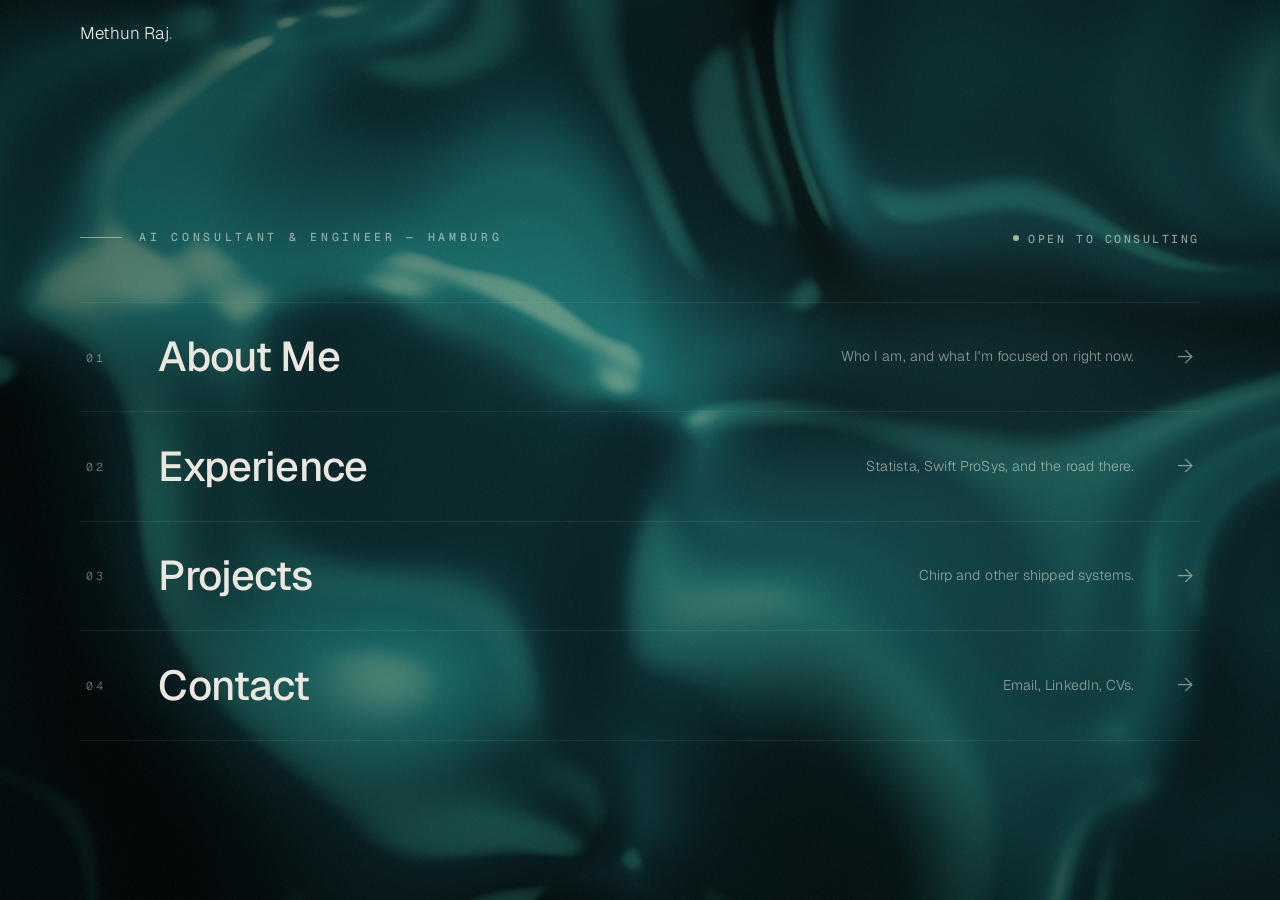
<file: index.html>
<!doctype html>
<html lang="en">
<head>
<meta charset="utf-8">
<meta name="viewport" content="width=device-width, initial-scale=1">
<meta name="theme-color" content="#070B14">
<title>Methun Raj — AI Consultant &amp; Engineer</title>
<meta name="description" content="Methun Raj — AI Consultant and Engineer in Hamburg. Production LLM systems, retrieval pipelines, and AI automation taken the last mile.">
<link rel="icon" type="image/svg+xml" href="assets/favicon.svg">
<meta property="og:type" content="website">
<meta property="og:title" content="Methun Raj — AI Consultant &amp; Engineer">
<meta property="og:description" content="Methun Raj — AI Consultant and Engineer in Hamburg. Production LLM systems, retrieval pipelines, and AI automation taken the last mile.">
<meta property="og:site_name" content="Methun Raj">
<meta name="twitter:card" content="summary_large_image">
<meta name="twitter:title" content="Methun Raj — AI Consultant &amp; Engineer">
<meta name="twitter:description" content="Methun Raj — AI Consultant and Engineer in Hamburg. Production LLM systems, retrieval pipelines, and AI automation taken the last mile.">
<link rel="canonical" href="https://methunraj.is-a.dev/">
<meta property="og:url" content="https://methunraj.is-a.dev/">
<meta property="og:image" content="https://methunraj.is-a.dev/assets/og/card.png">
<meta name="twitter:image" content="https://methunraj.is-a.dev/assets/og/card.png">
<link rel="preconnect" href="https://fonts.googleapis.com">
<link rel="preconnect" href="https://fonts.gstatic.com" crossorigin>
<link href="https://fonts.googleapis.com/css2?family=Geist+Mono:wght@400;500&family=Geist:wght@300;400;500;600&display=swap" rel="stylesheet">
<link rel="stylesheet" href="css/styles.css?v=8">
<script type="application/ld+json">
{"@context":"https://schema.org","@type":"Person","name":"Methun Raj",
 "jobTitle":"AI Consultant & Engineer",
 "address":{"@type":"PostalAddress","addressLocality":"Hamburg","addressCountry":"DE"},
 "url":"https://methunraj.is-a.dev/",
 "sameAs":["https://www.linkedin.com/in/methun-raj-0335b617b"]}
</script>
</head>
<body>
<a class="skip-link" href="#main">Skip to content</a>

<header class="site-head" id="site-head">
  <nav class="nav container" aria-label="Primary">
    <a class="brand" href="/">Methun Raj<span>.</span></a>
    <div class="nav-links">
      <a href="about" data-nav>About</a>
      <a href="experience" data-nav>Experience</a>
      <a href="projects" data-nav>Projects</a>
      <a href="contact" data-nav>Contact</a>
    </div>
  </nav>
</header>

<main id="main">
  <section class="hero">
    <div class="ripple-wrap" id="ripple-wrap">
      <!-- Canvas UI (Ripple, vanilla): hidden source buffer + WebGL overlay.
           Content below is plain DOM and stays fully selectable & clickable. -->
      <canvas id="ripple-source" layoutsubtree="true" style="display:none" aria-hidden="true"></canvas>
      <div id="ripple-content">
        <div class="hero-inner">
          <h1 class="sr-only">Methun Raj — AI Consultant and Engineer, Hamburg</h1>
          <p class="kicker hero-kicker">AI Consultant &amp; Engineer — Hamburg
            <a class="k-avail" href="contact">Open to consulting</a>
          </p>
          <nav class="index-list" aria-label="Site index">
            <a class="index-row" href="about">
              <span class="i-idx">01</span>
              <span class="i-title">About Me</span>
              <span class="i-note">Who I am, and what I'm focused on right now.</span>
              <span class="i-arrow" aria-hidden="true">&rarr;</span>
            </a>
            <a class="index-row" href="experience">
              <span class="i-idx">02</span>
              <span class="i-title">Experience</span>
              <span class="i-note">Statista, Swift ProSys, and the road there.</span>
              <span class="i-arrow" aria-hidden="true">&rarr;</span>
            </a>
            <a class="index-row" href="projects">
              <span class="i-idx">03</span>
              <span class="i-title">Projects</span>
              <span class="i-note">Chirp and other shipped systems.</span>
              <span class="i-arrow" aria-hidden="true">&rarr;</span>
            </a>
            <a class="index-row" href="contact">
              <span class="i-idx">04</span>
              <span class="i-title">Contact</span>
              <span class="i-note">Email, LinkedIn, CVs.</span>
              <span class="i-arrow" aria-hidden="true">&rarr;</span>
            </a>
          </nav>
        </div>
      </div>
      <canvas id="ripple-output" aria-hidden="true"></canvas>
    </div>
  </section>
</main>


<script src="js/water.js?v=2"></script>
<script src="js/ripple.js?v=2"></script>
<script src="js/dither.js?v=3"></script>
<script src="js/site.js?v=3"></script>
</body>
</html>
</file>
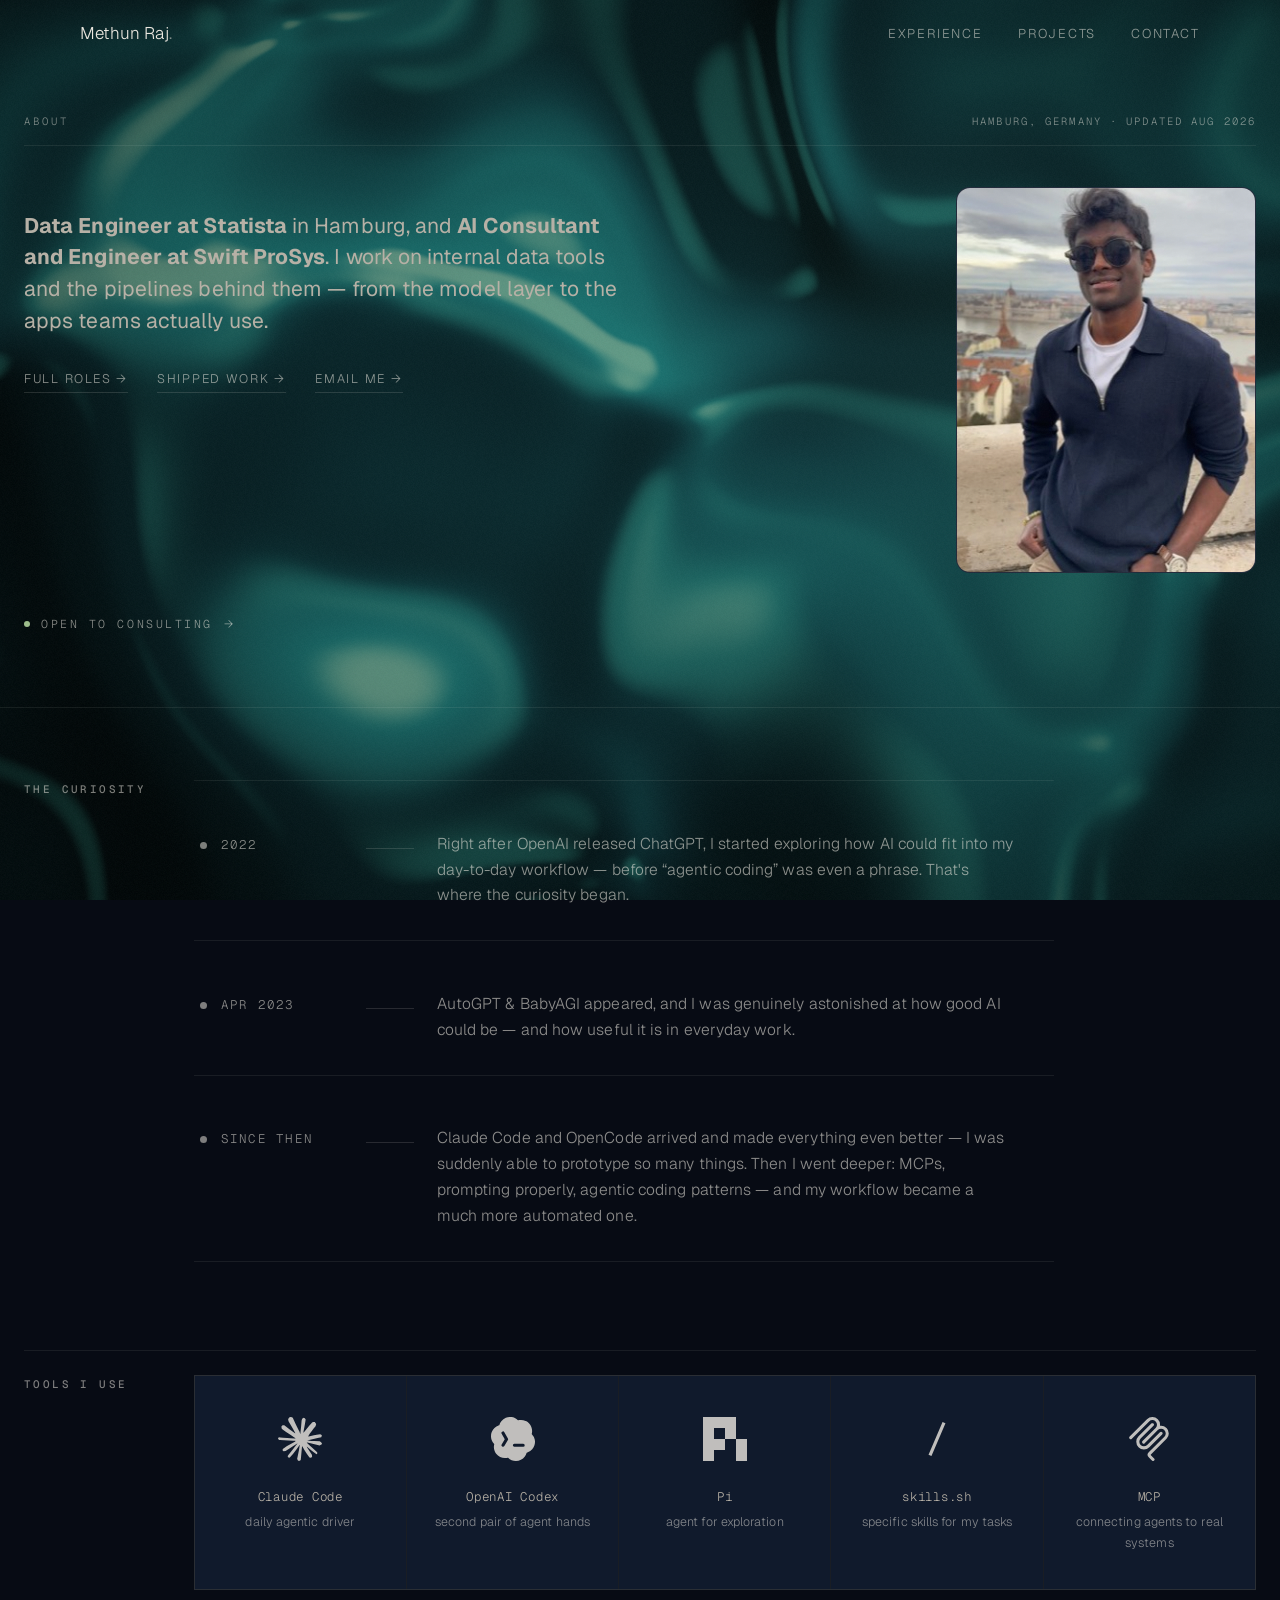
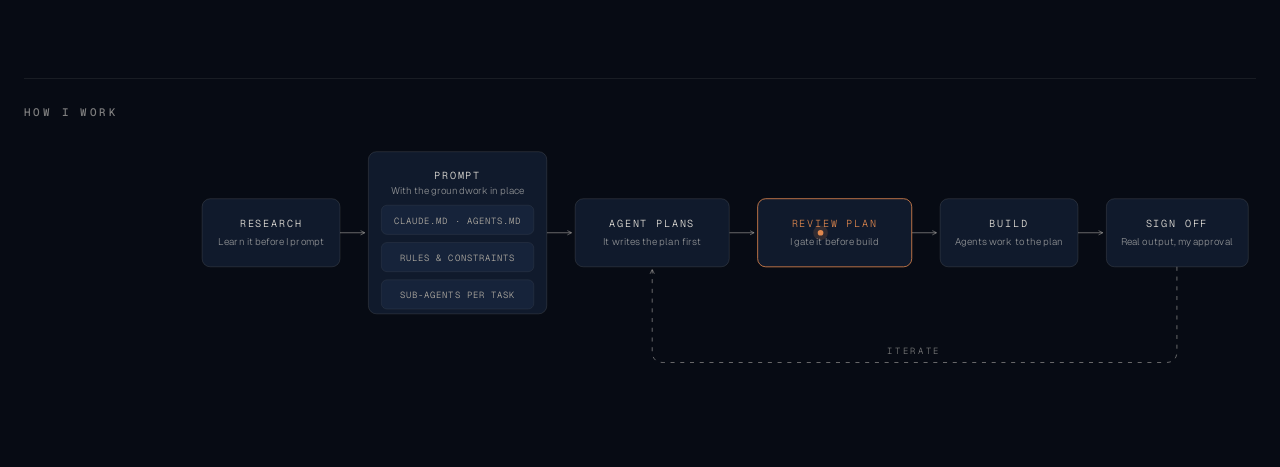
<file: about.html>
<!doctype html>
<html lang="en">
<head>
<meta charset="utf-8">
<meta name="viewport" content="width=device-width, initial-scale=1">
<meta name="theme-color" content="#070B14">
<title>About — Methun Raj</title>
<meta name="description" content="About Methun Raj — Data Engineer at Statista, AI Consultant and Engineer at Swift ProSys.">
<link rel="icon" type="image/svg+xml" href="assets/favicon.svg">
<meta property="og:type" content="website">
<meta property="og:title" content="About — Methun Raj">
<meta property="og:description" content="About Methun Raj — Data Engineer at Statista, AI Consultant and Engineer at Swift ProSys.">
<meta property="og:site_name" content="Methun Raj">
<meta name="twitter:card" content="summary_large_image">
<meta name="twitter:title" content="About — Methun Raj">
<meta name="twitter:description" content="About Methun Raj — Data Engineer at Statista, AI Consultant and Engineer at Swift ProSys.">
<link rel="canonical" href="https://methunraj.is-a.dev/about">
<meta property="og:url" content="https://methunraj.is-a.dev/about">
<meta property="og:image" content="https://methunraj.is-a.dev/assets/og/card.png">
<meta name="twitter:image" content="https://methunraj.is-a.dev/assets/og/card.png">
<link rel="preconnect" href="https://fonts.googleapis.com">
<link rel="preconnect" href="https://fonts.gstatic.com" crossorigin>
<link href="https://fonts.googleapis.com/css2?family=Geist+Mono:wght@400;500&family=Geist:wght@300;400;500;600&display=swap" rel="stylesheet">
<link rel="stylesheet" href="css/styles.css?v=8">
</head>
<body>
<a class="skip-link" href="#main">Skip to content</a>

<header class="site-head" id="site-head">
  <nav class="nav container" aria-label="Primary">
    <a class="brand" href="/">Methun Raj<span>.</span></a>
    <div class="nav-links">
      <a href="about" data-nav>About</a>
      <a href="experience" data-nav>Experience</a>
      <a href="projects" data-nav>Projects</a>
      <a href="contact" data-nav>Contact</a>
    </div>
  </nav>
</header>

<main id="main">
  <section class="section">
    <div class="pd-wrap">
      <p class="pd-eyebrow reveal">
        <span>About</span>
        <span class="pd-pos">Hamburg, Germany · Updated Aug 2026</span>
      </p>

      <div class="pd-hero">
        <div class="reveal">
          <h1 class="sr-only">About Methun Raj</h1>
          <p class="pd-tagline pd-tagline--wide"><strong>Data Engineer at Statista</strong> in Hamburg, and
          <strong>AI Consultant and Engineer at Swift ProSys</strong>. I work on internal data
          tools and the pipelines behind them — from the model layer to the apps teams actually
          use.</p>
          <p class="about-links">
            <a class="text-link" href="experience">Full roles &rarr;</a>
            <a class="text-link" href="projects">Shipped work &rarr;</a>
            <a class="text-link" href="mailto:methunrajmani85@gmail.com">Email me &rarr;</a>
          </p>
        </div>
        <div class="about-portrait reveal">
          <img src="assets/photo.jpg" alt="Portrait of Methun Raj">
        </div>
      </div>

      <p><a class="now-status reveal" href="contact">Open to consulting <span class="arrow">&rarr;</span></a></p>
    </div>
  </section>

  <section class="section">
    <div class="pd-wrap">
      <div class="pd-sec reveal">
        <h2>The curiosity</h2>
        <div>
      <ol class="journey">
        <li class="j-row">
          <span class="j-when">2022</span>
          <p class="j-line"><span class="j-dash" aria-hidden="true"></span></p>
          <p>Right after OpenAI released ChatGPT, I started exploring how AI could fit into my
          day-to-day workflow — before &ldquo;agentic coding&rdquo; was even a phrase. That's where
          the curiosity began.</p>
        </li>
        <li class="j-row">
          <span class="j-when">Apr 2023</span>
          <p class="j-line"><span class="j-dash" aria-hidden="true"></span></p>
          <p>AutoGPT &amp; BabyAGI appeared, and I was genuinely astonished at how good AI could
          be — and how useful it is in everyday work.</p>
        </li>
        <li class="j-row">
          <span class="j-when">Since then</span>
          <p class="j-line"><span class="j-dash" aria-hidden="true"></span></p>
          <p>Claude Code and OpenCode arrived and made everything even better — I was suddenly able
          to prototype so many things. Then I went deeper: MCPs, prompting properly, agentic coding
          patterns — and my workflow became a much more automated one.</p>
        </li>
      </ol>
        </div>
      </div>

      <div class="pd-sec pd-sec--block reveal">
        <h2>Tools I use</h2>
        <div>
      <ul class="tool-grid">
        <li class="tool">
          <span class="tool-mark-wrap">
            <img class="tool-mark" src="assets/logos/tools/claude-code.svg" alt="Claude Code" loading="lazy">
          </span>
          <span class="tool-name">Claude Code</span>
          <span class="tool-role">daily agentic driver</span>
        </li>
        <li class="tool">
          <span class="tool-mark-wrap">
            <img class="tool-mark" src="assets/logos/tools/codex.svg" alt="OpenAI Codex" loading="lazy">
          </span>
          <span class="tool-name">OpenAI Codex</span>
          <span class="tool-role">second pair of agent hands</span>
        </li>
        <li class="tool">
          <span class="tool-mark-wrap">
            <img class="tool-mark" src="assets/logos/tools/pi.svg" alt="Pi" loading="lazy">
          </span>
          <span class="tool-name">Pi</span>
          <span class="tool-role">agent for exploration</span>
        </li>
        <li class="tool">
          <span class="tool-mark-wrap">
            <img class="tool-mark tool-mark--skills" src="assets/logos/tools/skills-sh.svg" alt="skills.sh" loading="lazy">
          </span>
          <span class="tool-name">skills.sh</span>
          <span class="tool-role">specific skills for my tasks</span>
        </li>
        <li class="tool">
          <span class="tool-mark-wrap">
            <img class="tool-mark" src="assets/logos/tools/mcp.svg" alt="MCP" loading="lazy">
          </span>
          <span class="tool-name">MCP</span>
          <span class="tool-role">connecting agents to real systems</span>
        </li>
      </ul>
        </div>
      </div>

      <div class="pd-sec pd-sec--block reveal">
        <h2>How I work</h2>
        <div class="flow reveal">
      <svg class="flow-svg" viewBox="0 0 1310 360" role="img"
        aria-label="How I work: research the problem, then prompt with the groundwork already in place — a CLAUDE.md or AGENTS.md, rules and constraints, sub-agents for the task. The agent writes the plan, I review and gate that plan before anything is built, the agents build to it, and I sign off on the real output. Anything that fails review goes back to the agent's plan.">
        <defs>
          <marker id="f-arr" viewBox="0 0 10 10" refX="7" refY="5" markerWidth="7" markerHeight="7"
            orient="auto-start-reverse">
            <path d="M1 1.5 L8 5 L1 8.5" fill="none" stroke="var(--ink-ghost)" stroke-width="1.3"
              stroke-linecap="round" stroke-linejoin="round"/>
          </marker>
        </defs>

        <!-- hidden continuous path the dot travels -->
        <path id="flow-main" d="M180 160 H1125" fill="none" stroke="none"/>

        <!-- visible connector segments -->
        <path class="f-link" d="M180 160 H210" marker-end="url(#f-arr)"/>
        <path class="f-link" d="M435 160 H465" marker-end="url(#f-arr)"/>
        <path class="f-link" d="M660 160 H690" marker-end="url(#f-arr)"/>
        <path class="f-link" d="M885 160 H915" marker-end="url(#f-arr)"/>
        <path class="f-link" d="M1090 160 H1120" marker-end="url(#f-arr)"/>

        <!-- nodes -->
        <g class="f-node">
          <rect class="f-box" x="10" y="118" width="170" height="84" rx="10"/>
          <text class="f-title" x="95" y="153" text-anchor="middle">RESEARCH</text>
          <text class="f-desc" x="95" y="175" text-anchor="middle">Learn it before I prompt</text>
        </g>
        <g class="f-node">
          <rect class="f-box" x="215" y="60" width="220" height="200" rx="10"/>
          <text class="f-title" x="325" y="94" text-anchor="middle">PROMPT</text>
          <text class="f-desc" x="325" y="112" text-anchor="middle">With the groundwork in place</text>
          <g class="f-sub">
            <rect x="231" y="126" width="188" height="36" rx="7"/>
            <text x="325" y="149" text-anchor="middle">CLAUDE.MD &#183; AGENTS.MD</text>
            <rect x="231" y="172" width="188" height="36" rx="7"/>
            <text x="325" y="195" text-anchor="middle">RULES &amp; CONSTRAINTS</text>
            <rect x="231" y="218" width="188" height="36" rx="7"/>
            <text x="325" y="241" text-anchor="middle">SUB-AGENTS PER TASK</text>
          </g>
        </g>
        <g class="f-node">
          <rect class="f-box" x="470" y="118" width="190" height="84" rx="10"/>
          <text class="f-title" x="565" y="153" text-anchor="middle">AGENT PLANS</text>
          <text class="f-desc" x="565" y="175" text-anchor="middle">It writes the plan first</text>
        </g>
        <g class="f-node f-node--accent">
          <rect class="f-box" x="695" y="118" width="190" height="84" rx="10"/>
          <text class="f-title" x="790" y="153" text-anchor="middle">REVIEW PLAN</text>
          <text class="f-desc" x="790" y="175" text-anchor="middle">I gate it before build</text>
        </g>
        <g class="f-node">
          <rect class="f-box" x="920" y="118" width="170" height="84" rx="10"/>
          <text class="f-title" x="1005" y="153" text-anchor="middle">BUILD</text>
          <text class="f-desc" x="1005" y="175" text-anchor="middle">Agents work to the plan</text>
        </g>
        <g class="f-node">
          <rect class="f-box" x="1125" y="118" width="175" height="84" rx="10"/>
          <text class="f-title" x="1212" y="153" text-anchor="middle">SIGN OFF</text>
          <text class="f-desc" x="1212" y="175" text-anchor="middle">Real output, my approval</text>
        </g>

        <!-- anything that fails review goes back to the agent's plan -->
        <g class="f-loop-wrap">
          <path class="f-loop" d="M1212 202 V306 Q1212 320 1198 320 H579 Q565 320 565 306 V206"
            fill="none" marker-end="url(#f-arr)"/>
          <text class="f-loop-label" x="888" y="310" text-anchor="middle">ITERATE</text>
        </g>

        <!-- travelling dot -->
        <g class="flow-dot">
          <animateMotion dur="8s" repeatCount="indefinite">
            <mpath href="#flow-main"/>
          </animateMotion>
          <circle r="9" fill="var(--accent)" opacity=".16"/>
          <circle r="3.5" fill="var(--accent)"/>
        </g>
      </svg>
        </div>
      </div>
    </div>
  </section>
</main>


<script src="js/water.js?v=2"></script>
<script src="js/site.js?v=3"></script>
</body>
</html>
</file>
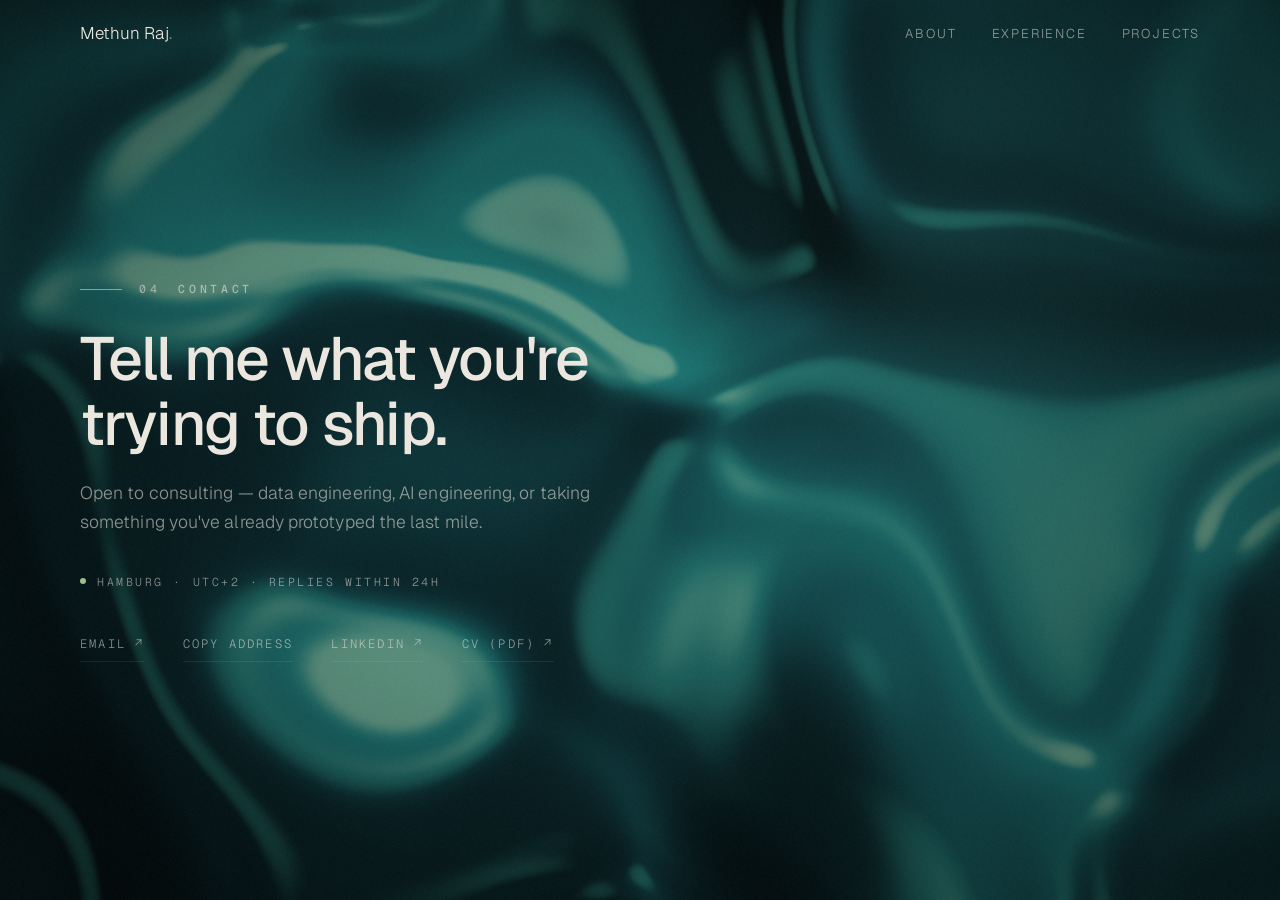
<file: contact.html>
<!doctype html>
<html lang="en">
<head>
<meta charset="utf-8">
<meta name="viewport" content="width=device-width, initial-scale=1">
<meta name="theme-color" content="#070B14">
<title>Contact — Methun Raj</title>
<meta name="description" content="Contact Methun Raj — Data Engineering, AI Engineering, or consulting work.">
<link rel="icon" type="image/svg+xml" href="assets/favicon.svg">
<meta property="og:type" content="website">
<meta property="og:title" content="Contact — Methun Raj">
<meta property="og:description" content="Contact Methun Raj — Data Engineering, AI Engineering, or consulting work.">
<meta property="og:site_name" content="Methun Raj">
<meta name="twitter:card" content="summary_large_image">
<meta name="twitter:title" content="Contact — Methun Raj">
<meta name="twitter:description" content="Contact Methun Raj — Data Engineering, AI Engineering, or consulting work.">
<link rel="canonical" href="https://methunraj.is-a.dev/contact">
<meta property="og:url" content="https://methunraj.is-a.dev/contact">
<meta property="og:image" content="https://methunraj.is-a.dev/assets/og/card.png">
<meta name="twitter:image" content="https://methunraj.is-a.dev/assets/og/card.png">
<link rel="preconnect" href="https://fonts.googleapis.com">
<link rel="preconnect" href="https://fonts.gstatic.com" crossorigin>
<link href="https://fonts.googleapis.com/css2?family=Geist+Mono:wght@400;500&family=Geist:wght@300;400;500;600&display=swap" rel="stylesheet">
<link rel="stylesheet" href="css/styles.css?v=8">
</head>
<body>
<a class="skip-link" href="#main">Skip to content</a>

<header class="site-head" id="site-head">
  <nav class="nav container" aria-label="Primary">
    <a class="brand" href="/">Methun Raj<span>.</span></a>
    <div class="nav-links">
      <a href="about" data-nav>About</a>
      <a href="experience" data-nav>Experience</a>
      <a href="projects" data-nav>Projects</a>
      <a href="contact" data-nav>Contact</a>
    </div>
  </nav>
</header>

<main id="main">
  <section class="section section--center">
    <div class="container">
      <p class="kicker reveal"><span class="idx">04</span> Contact</p>
      <h1 class="contact-h reveal">Tell me what you're trying to ship.</h1>
      <p class="contact-sub reveal">Open to consulting — data engineering, AI engineering, or taking
      something you've already prototyped the last mile.</p>
      <p class="contact-status reveal">Hamburg · UTC+2 · replies within 24h</p>
      <div class="contact-links reveal">
        <a href="mailto:methunrajmani85@gmail.com">Email &nearr;</a>
        <button class="copy-mail" type="button" data-copy="methunrajmani85@gmail.com">Copy address</button>
        <span class="sr-only" role="status" id="copy-status" aria-live="polite"></span>
        <a href="https://www.linkedin.com/in/methun-raj-0335b617b" target="_blank" rel="noopener">LinkedIn &nearr;</a>
        <a href="assets/cv/cv-methun-raj.pdf" target="_blank" rel="noopener">CV (PDF) &nearr;</a>
      </div>
    </div>
  </section>
</main>


<script src="js/water.js?v=2"></script>
<script src="js/dither.js?v=3"></script>
<script src="js/site.js?v=3"></script>
</body>
</html>
</file>
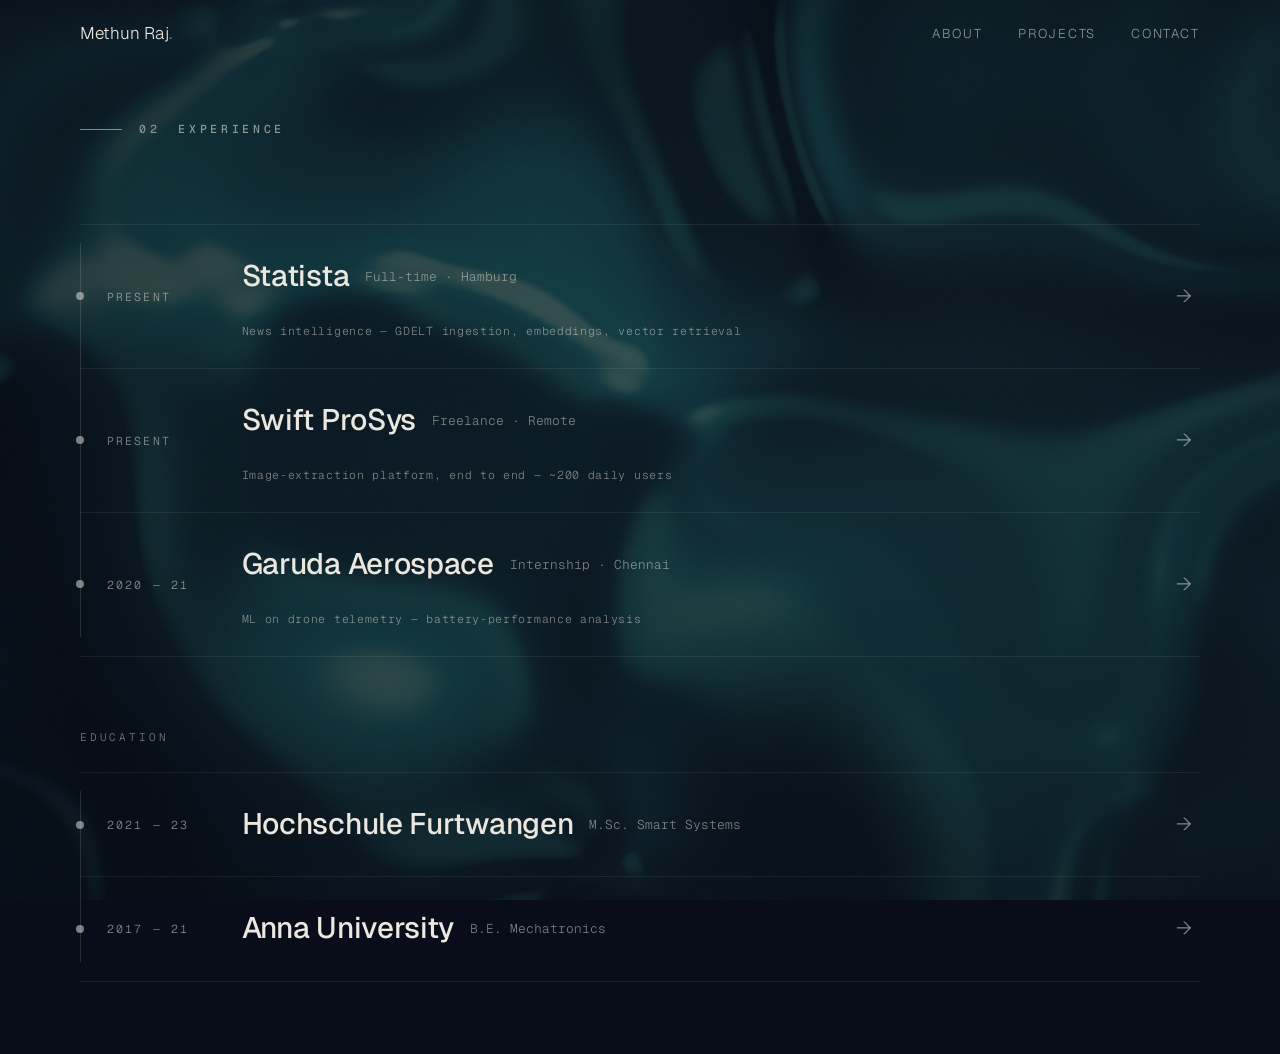
<file: experience.html>
<!doctype html>
<html lang="en">
<head>
<meta charset="utf-8">
<meta name="viewport" content="width=device-width, initial-scale=1">
<meta name="theme-color" content="#070B14">
<title>Experience — Methun Raj</title>
<meta name="description" content="Experience — Methun Raj. Statista data engineering and analytics, Swift ProSys AI consulting.">
<link rel="icon" type="image/svg+xml" href="assets/favicon.svg">
<meta property="og:type" content="website">
<meta property="og:title" content="Experience — Methun Raj">
<meta property="og:description" content="Experience — Methun Raj. Statista data engineering and analytics, Swift ProSys AI consulting.">
<meta property="og:site_name" content="Methun Raj">
<meta name="twitter:card" content="summary_large_image">
<meta name="twitter:title" content="Experience — Methun Raj">
<meta name="twitter:description" content="Experience — Methun Raj. Statista data engineering and analytics, Swift ProSys AI consulting.">
<link rel="canonical" href="https://methunraj.is-a.dev/experience">
<meta property="og:url" content="https://methunraj.is-a.dev/experience">
<meta property="og:image" content="https://methunraj.is-a.dev/assets/og/card.png">
<meta name="twitter:image" content="https://methunraj.is-a.dev/assets/og/card.png">
<link rel="preconnect" href="https://fonts.googleapis.com">
<link rel="preconnect" href="https://fonts.gstatic.com" crossorigin>
<link href="https://fonts.googleapis.com/css2?family=Geist+Mono:wght@400;500&family=Geist:wght@300;400;500;600&display=swap" rel="stylesheet">
<link rel="stylesheet" href="css/styles.css?v=8">
</head>
<body>
<a class="skip-link" href="#main">Skip to content</a>

<header class="site-head" id="site-head">
  <nav class="nav container" aria-label="Primary">
    <a class="brand" href="/">Methun Raj<span>.</span></a>
    <div class="nav-links">
      <a href="about" data-nav>About</a>
      <a href="experience" data-nav>Experience</a>
      <a href="projects" data-nav>Projects</a>
      <a href="contact" data-nav>Contact</a>
    </div>
  </nav>
</header>

<main id="main">
  <section class="section section-alt">
    <div class="container">
      <div class="section-head reveal">
        <h1 class="kicker"><span class="idx">02</span> Experience</h1>
      </div>

      <div class="tl">
        <button class="tl-row reveal" type="button" data-panel="statista" data-chapter="Chapter 01 of 03">
          <span class="tl-when">Present</span>
          <span class="tl-co">
            <span class="tl-name">Statista</span>
            <span class="tl-sub">Full-time · Hamburg</span>
            <span class="tl-note">News intelligence — GDELT ingestion, embeddings, vector retrieval</span>
          </span>
          <span class="tl-arrow" aria-hidden="true">&rarr;</span>
        </button>
        <button class="tl-row reveal" type="button" data-panel="swift" data-chapter="Chapter 02 of 03">
          <span class="tl-when">Present</span>
          <span class="tl-co">
            <span class="tl-name">Swift ProSys</span>
            <span class="tl-sub">Freelance · Remote</span>
            <span class="tl-note">Image-extraction platform, end to end — ~200 daily users</span>
          </span>
          <span class="tl-arrow" aria-hidden="true">&rarr;</span>
        </button>
        <button class="tl-row reveal" type="button" data-panel="garuda" data-chapter="Chapter 03 of 03">
          <span class="tl-when">2020 — 21</span>
          <span class="tl-co">
            <span class="tl-name">Garuda Aerospace</span>
            <span class="tl-sub">Internship · Chennai</span>
            <span class="tl-note">ML on drone telemetry — battery-performance analysis</span>
          </span>
          <span class="tl-arrow" aria-hidden="true">&rarr;</span>
        </button>
      </div>

      <p class="edu-label reveal">Education</p>
      <div class="tl">
        <button class="tl-row reveal" type="button" data-panel="hfu" data-chapter="Chapter 01 of 02">
          <span class="tl-when">2021 — 23</span>
          <span class="tl-co">
            <span class="tl-name">Hochschule Furtwangen</span>
            <span class="tl-sub">M.Sc. Smart Systems</span>
          </span>
          <span class="tl-arrow" aria-hidden="true">&rarr;</span>
        </button>
        <button class="tl-row reveal" type="button" data-panel="anna" data-chapter="Chapter 02 of 02">
          <span class="tl-when">2017 — 21</span>
          <span class="tl-co">
            <span class="tl-name">Anna University</span>
            <span class="tl-sub">B.E. Mechatronics</span>
          </span>
          <span class="tl-arrow" aria-hidden="true">&rarr;</span>
        </button>
      </div>
    </div>
  </section>
</main>


<!-- ================= experience / education sidebar ================= -->
<div class="xp-overlay" id="xp-overlay" hidden>
  <div class="xp-backdrop" data-close></div>
  <aside class="xp-panel" role="dialog" aria-modal="true" aria-label="Details">
    <div class="xp-top">
      <p class="xp-chapter" id="xp-chapter">Chapter 01 of 03</p>
      <button class="xp-close" id="xp-close" type="button">Close &times;</button>
    </div>
    <div class="xp-body" id="xp-body">

      <section class="xp-doc" data-doc="statista">
        <div class="xp-dochead">
          <h3>Statista</h3>
        </div>
        <div class="xp-role">
          <h4>Data Engineer</h4>
          <p class="xp-when">Jan 2026 – Present · Hamburg, Full-time</p>
          <ul>
            <li>Built the complete news-ingestion pipeline: extracts news from GDELT in real time, embeds it, and stores it in AWS S3 vector buckets.</li>
            <li>Two pipelines run in parallel — one scans GDELT for news as it breaks, the other processes and stores historical data at the same time.</li>
            <li>Built a retrieval library on top: vector search with ranking for the most reliable results, plus filters for dates, countries, and more.</li>
            <li>Developed an internal data-production tool for our analysts: one automated pipeline from data processing to forecasting, KPI derivation, and publishing.</li>
            <li>Current focus: turning the survey data team's most time-consuming manual workflows into automated Python pipelines — and building them an internal operations app with a proper UI (React front end, Python back end) that runs the whole pipeline.</li>
          </ul>
        </div>
        <div class="xp-role">
          <h4>Data Analyst</h4>
          <p class="xp-when">Apr 2025 – Jan 2026 · Hamburg</p>
          <ul>
            <li>Owned the Public Cloud, Semiconductors, AI, and Data Center markets — forecasting and publishing forecasts, KPIs, and reports in Statista's Market Insights.</li>
            <li>Introduced new modelling methods with a real-time news indicator as the headline feature: forecasts reflect what is actually happening in the news.</li>
            <li>KPI coverage included revenue, market shares, and tariff changes; introduced new segments across these markets.</li>
            <li>Helped clients with their data and methodology requests.</li>
          </ul>
        </div>
        <div class="xp-role">
          <h4>Junior Analyst</h4>
          <p class="xp-when">Dec 2023 – Mar 2025 · Hamburg</p>
          <ul>
            <li>Handled the Data Center and Public Cloud markets.</li>
            <li>Produced forecasts and published forecasts, KPIs, and reports in Statista's Market Insights.</li>
          </ul>
        </div>
        <div class="xp-role">
          <h4>Working Student, Data</h4>
          <p class="xp-when">Jul 2022 – Oct 2023 · Hamburg</p>
          <ul>
            <li>Built web scrapers to collect data and convert the scraped data into structured data.</li>
            <li>Explored Common Crawl data — extracted the useful parts, converted them into structured data, and stored them.</li>
            <li>Used NLP with Google's BERT model to find similar data across multiple datasets and compare how it's presented differently — e.g. product data across multiple stores.</li>
          </ul>
        </div>
      </section>

      <section class="xp-doc" data-doc="swift">
        <div class="xp-dochead">
          <h3>Swift ProSys</h3>
        </div>
        <div class="xp-role">
          <h4>AI Consultant &amp; AI Automation Engineer</h4>
          <p class="xp-when">Mar 2025 – Present · Freelance, Remote</p>
          <ul>
            <li>Designed AI-powered extraction workflows for image and document processing use cases.</li>
            <li>Built production-oriented tools for OCR, structured JSON extraction, and multi-provider LLM automation.</li>
            <li>Delivered applications focused on secure processing, operator usability, and business-ready outputs.</li>
            <li>Sole engineer and client contact — scoping, system design, shipping, and ongoing maintenance of a platform used daily by ~200 people.</li>
          </ul>
        </div>
      </section>

      <section class="xp-doc" data-doc="garuda">
        <div class="xp-dochead">
          <h3>Garuda Aerospace</h3>
        </div>
        <div class="xp-role">
          <h4>Technical Intern</h4>
          <p class="xp-when">Jul 2020 – Jan 2021 · Chennai, India</p>
          <ul>
            <li>Worked on data preparation, visualization, statistical analysis, and machine learning assignments.</li>
            <li>Identified the key influencing features affecting drone battery performance.</li>
            <li>Identified and reported drone issues during flight for the engineering team.</li>
          </ul>
        </div>
      </section>

      <section class="xp-doc" data-doc="hfu">
        <div class="xp-dochead">
          <h3>Hochschule Furtwangen</h3>
        </div>
        <div class="xp-role">
          <h4>Master Thesis</h4>
          <p class="xp-when">Mar 2023 – Oct 2023 · Germany</p>
          <ul>
            <li>Developed a classifier using Convolutional Neural Networks (CNNs) to identify common plant and insect species in a specific region of Germany.</li>
            <li>Collected and curated a large dataset of plant and insect images through web scraping, followed by data cleaning and preprocessing.</li>
            <li>Designed and implemented an API for the classifier — users submit images and receive species identification results.</li>
            <li>Built a continuous-training pipeline, ensuring consistent performance improvements and adaptability to new data.</li>
          </ul>
        </div>
        <div class="xp-role">
          <h4>What I studied</h4>
          <p class="xp-when">M.Sc. Smart Systems · 2021 – 2023</p>
          <ul>
            <li>Machine learning, computer vision, and data-driven system design.</li>
            <li>Embedded and smart systems engineering, from sensors to deployed services.</li>
          </ul>
        </div>
      </section>

      <section class="xp-doc" data-doc="anna">
        <div class="xp-dochead">
          <h3>Anna University</h3>
        </div>
        <div class="xp-role">
          <h4>What I studied</h4>
          <p class="xp-when">B.E. Mechatronics Engineering · 2017 – 2021 · Grade 8.27 / 10</p>
          <ul>
            <li>Mechanics, electronics, and control systems — the mechatronics core.</li>
            <li>Programming, statistics, and data analysis fundamentals.</li>
            <li>Applied project work across automation and robotics.</li>
          </ul>
        </div>
      </section>

    </div>
  </aside>
</div>

<script src="js/water.js?v=2"></script>
<script src="js/site.js?v=3"></script>
</body>
</html>
</file>
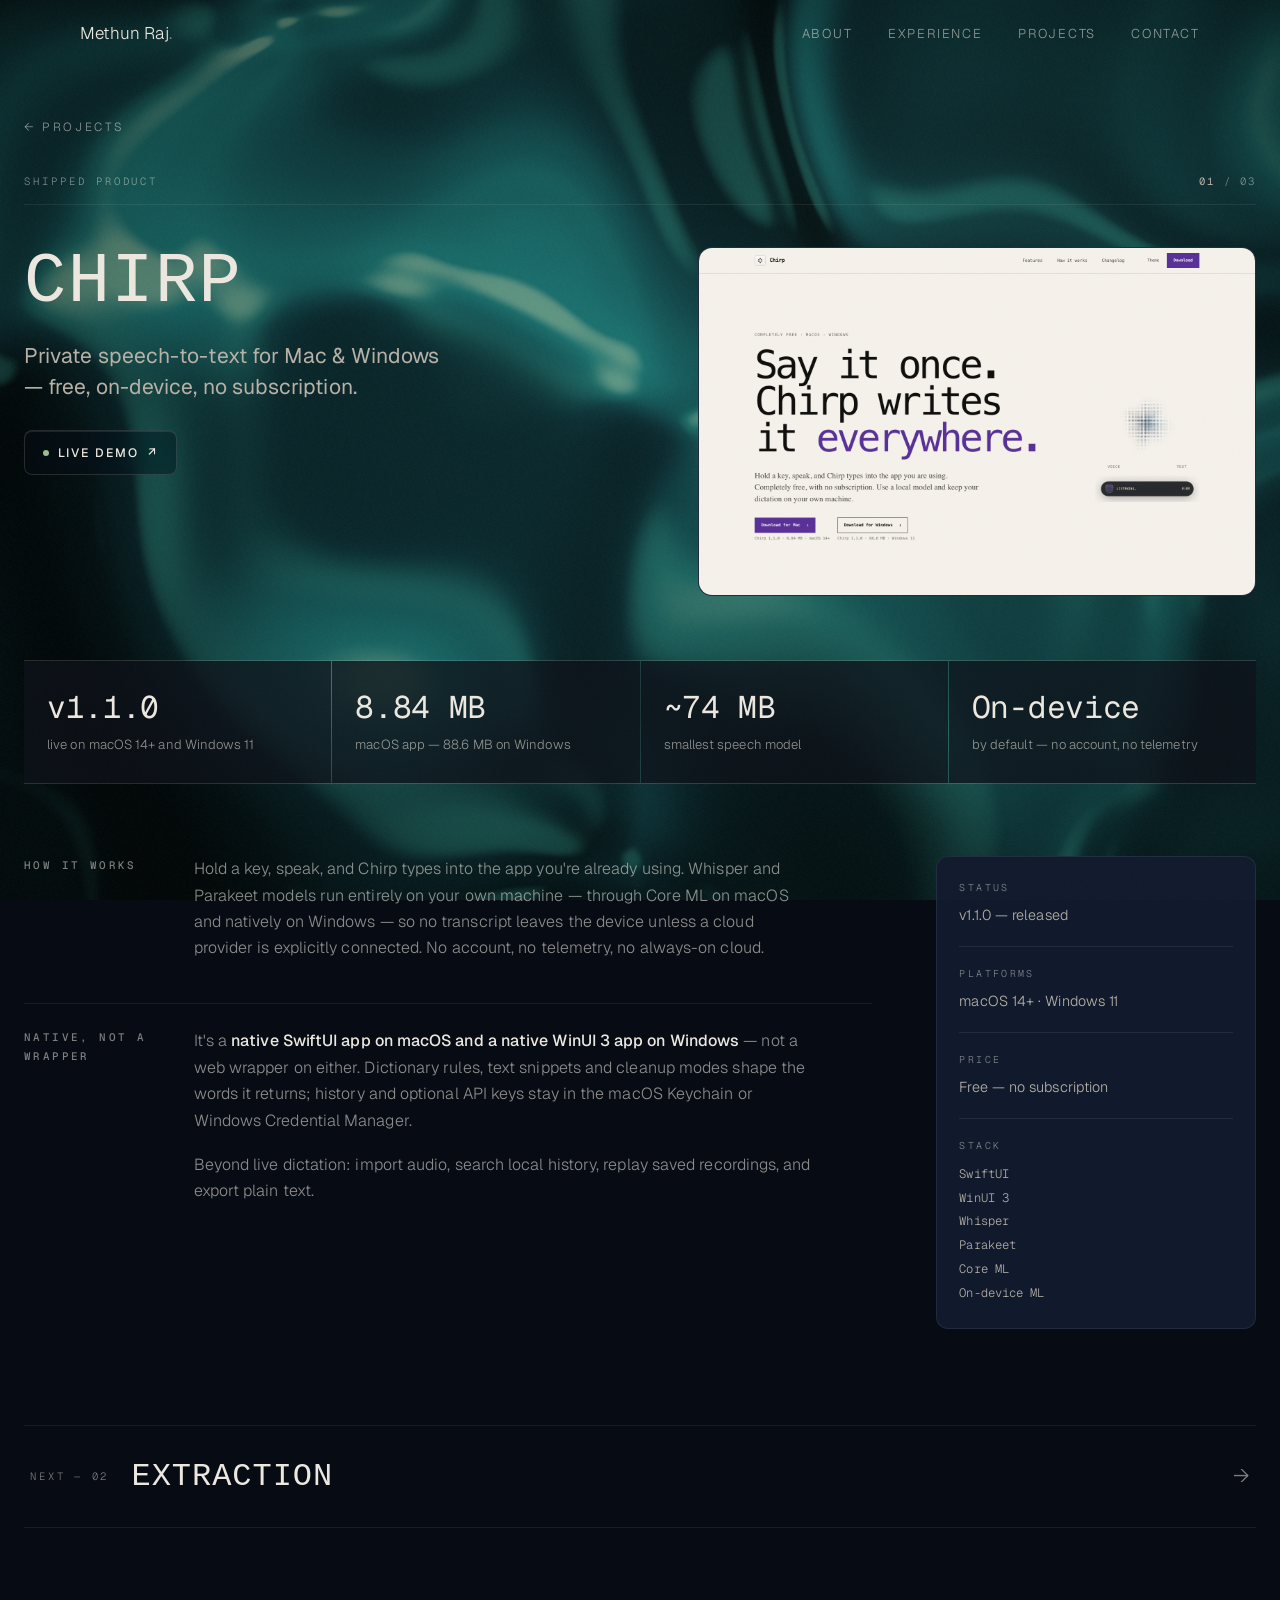
<file: project-chirp.html>
<!doctype html>
<html lang="en">
<head>
<meta charset="utf-8">
<meta name="viewport" content="width=device-width, initial-scale=1">
<meta name="theme-color" content="#070B14">
<title>Chirp — Methun Raj</title>
<meta name="description" content="Chirp — private speech-to-text for Mac and Windows. On-device Whisper and Parakeet models, native SwiftUI and WinUI 3, free forever.">
<link rel="icon" type="image/svg+xml" href="assets/favicon.svg">
<meta property="og:type" content="website">
<meta property="og:title" content="Chirp — Methun Raj">
<meta property="og:description" content="Chirp — private speech-to-text for Mac and Windows. On-device Whisper and Parakeet models, native SwiftUI and WinUI 3, free forever.">
<meta property="og:site_name" content="Methun Raj">
<meta name="twitter:card" content="summary_large_image">
<meta name="twitter:title" content="Chirp — Methun Raj">
<meta name="twitter:description" content="Chirp — private speech-to-text for Mac and Windows. On-device Whisper and Parakeet models, native SwiftUI and WinUI 3, free forever.">
<link rel="canonical" href="https://methunraj.is-a.dev/project-chirp">
<meta property="og:url" content="https://methunraj.is-a.dev/project-chirp">
<meta property="og:image" content="https://methunraj.is-a.dev/assets/og/card.png">
<meta name="twitter:image" content="https://methunraj.is-a.dev/assets/og/card.png">
<link rel="preconnect" href="https://fonts.googleapis.com">
<link rel="preconnect" href="https://fonts.gstatic.com" crossorigin>
<link href="https://fonts.googleapis.com/css2?family=Geist+Mono:wght@400;500&family=Geist+Pixel&family=Geist:wght@300;400;500;600&display=swap" rel="stylesheet">
<link rel="stylesheet" href="css/styles.css?v=8">
</head>
<body>
<a class="skip-link" href="#main">Skip to content</a>

<header class="site-head" id="site-head">
  <nav class="nav container" aria-label="Primary">
    <a class="brand" href="/">Methun Raj<span>.</span></a>
    <div class="nav-links">
      <a href="about" data-nav>About</a>
      <a href="experience" data-nav>Experience</a>
      <a href="projects" data-nav>Projects</a>
      <a href="contact" data-nav>Contact</a>
    </div>
  </nav>
</header>

<main id="main">
  <section class="section section--doc">
    <div class="pd-wrap">
      <a class="pd-back" href="projects">&larr; Projects</a>

      <p class="pd-eyebrow reveal">
        <span>Shipped product</span>
        <span class="pd-pos"><b>01</b> / 03</span>
      </p>

      <div class="pd-hero">
        <div class="reveal">
          <h1 class="pd-title">Chirp</h1>
          <p class="pd-tagline">Private speech-to-text for Mac &amp; Windows — free, on-device,
          no subscription.</p>
          <div class="pd-links">
            <a class="live-link" href="https://chirp-website-tawny.vercel.app/" target="_blank" rel="noopener">
              <span class="live-dot" aria-hidden="true"></span> Live demo <span class="arrow">&nearr;</span>
            </a>
          </div>
        </div>
        <div class="pd-media reveal">
          <video src="assets/motion/pill-demo-dark.mp4" width="1600" height="900" autoplay muted loop playsinline poster="assets/covers/chirp.png" preload="metadata"></video>
        </div>
      </div>

      <ul class="pd-band reveal">
        <li><b>v1.1.0</b><span>live on macOS 14+ and Windows 11</span></li>
        <li><b>8.84&nbsp;MB</b><span>macOS app — 88.6&nbsp;MB on Windows</span></li>
        <li><b>~74&nbsp;MB</b><span>smallest speech model</span></li>
        <li><b>On-device</b><span>by default — no account, no telemetry</span></li>
      </ul>

      <div class="pd-body">
        <div class="pd-main">
          <section class="pd-sec reveal">
            <h2>How it works</h2>
            <div>
              <p>Hold a key, speak, and Chirp types into the app you're already using. Whisper and
              Parakeet models run entirely on your own machine — through Core ML on macOS and
              natively on Windows — so no transcript leaves the device unless a cloud provider is
              explicitly connected. No account, no telemetry, no always-on cloud.</p>
            </div>
          </section>
          <section class="pd-sec reveal">
            <h2>Native, not a wrapper</h2>
            <div>
              <p>It's a <strong>native SwiftUI app on macOS and a native WinUI&nbsp;3 app on
              Windows</strong> — not a web wrapper on either. Dictionary rules, text snippets and
              cleanup modes shape the words it returns; history and optional API keys stay in the
              macOS Keychain or Windows Credential Manager.</p>
              <p>Beyond live dictation: import audio, search local history, replay saved recordings,
              and export plain text.</p>
            </div>
          </section>
        </div>

        <dl class="pd-ledger reveal">
          <dt>Status</dt>
          <dd>v1.1.0 — released</dd>

          <dt>Platforms</dt>
          <dd>macOS 14+ · Windows 11</dd>

          <dt>Price</dt>
          <dd>Free — no subscription</dd>

          <dt>Stack</dt>
          <dd>
            <ul class="pd-specs">
              <li>SwiftUI</li>
              <li>WinUI 3</li>
              <li>Whisper</li>
              <li>Parakeet</li>
              <li>Core ML</li>
              <li>On-device ML</li>
            </ul>
          </dd>
        </dl>
      </div>

      <a class="pd-nextrow reveal" href="project-extraction">
        <span class="n-label">Next — 02</span>
        <span class="n-name">Extraction</span>
        <span class="n-arrow" aria-hidden="true">&rarr;</span>
      </a>
    </div>
  </section>
</main>


<script src="js/water.js?v=2"></script>
<script src="js/site.js?v=3"></script>
</body>
</html>
</file>
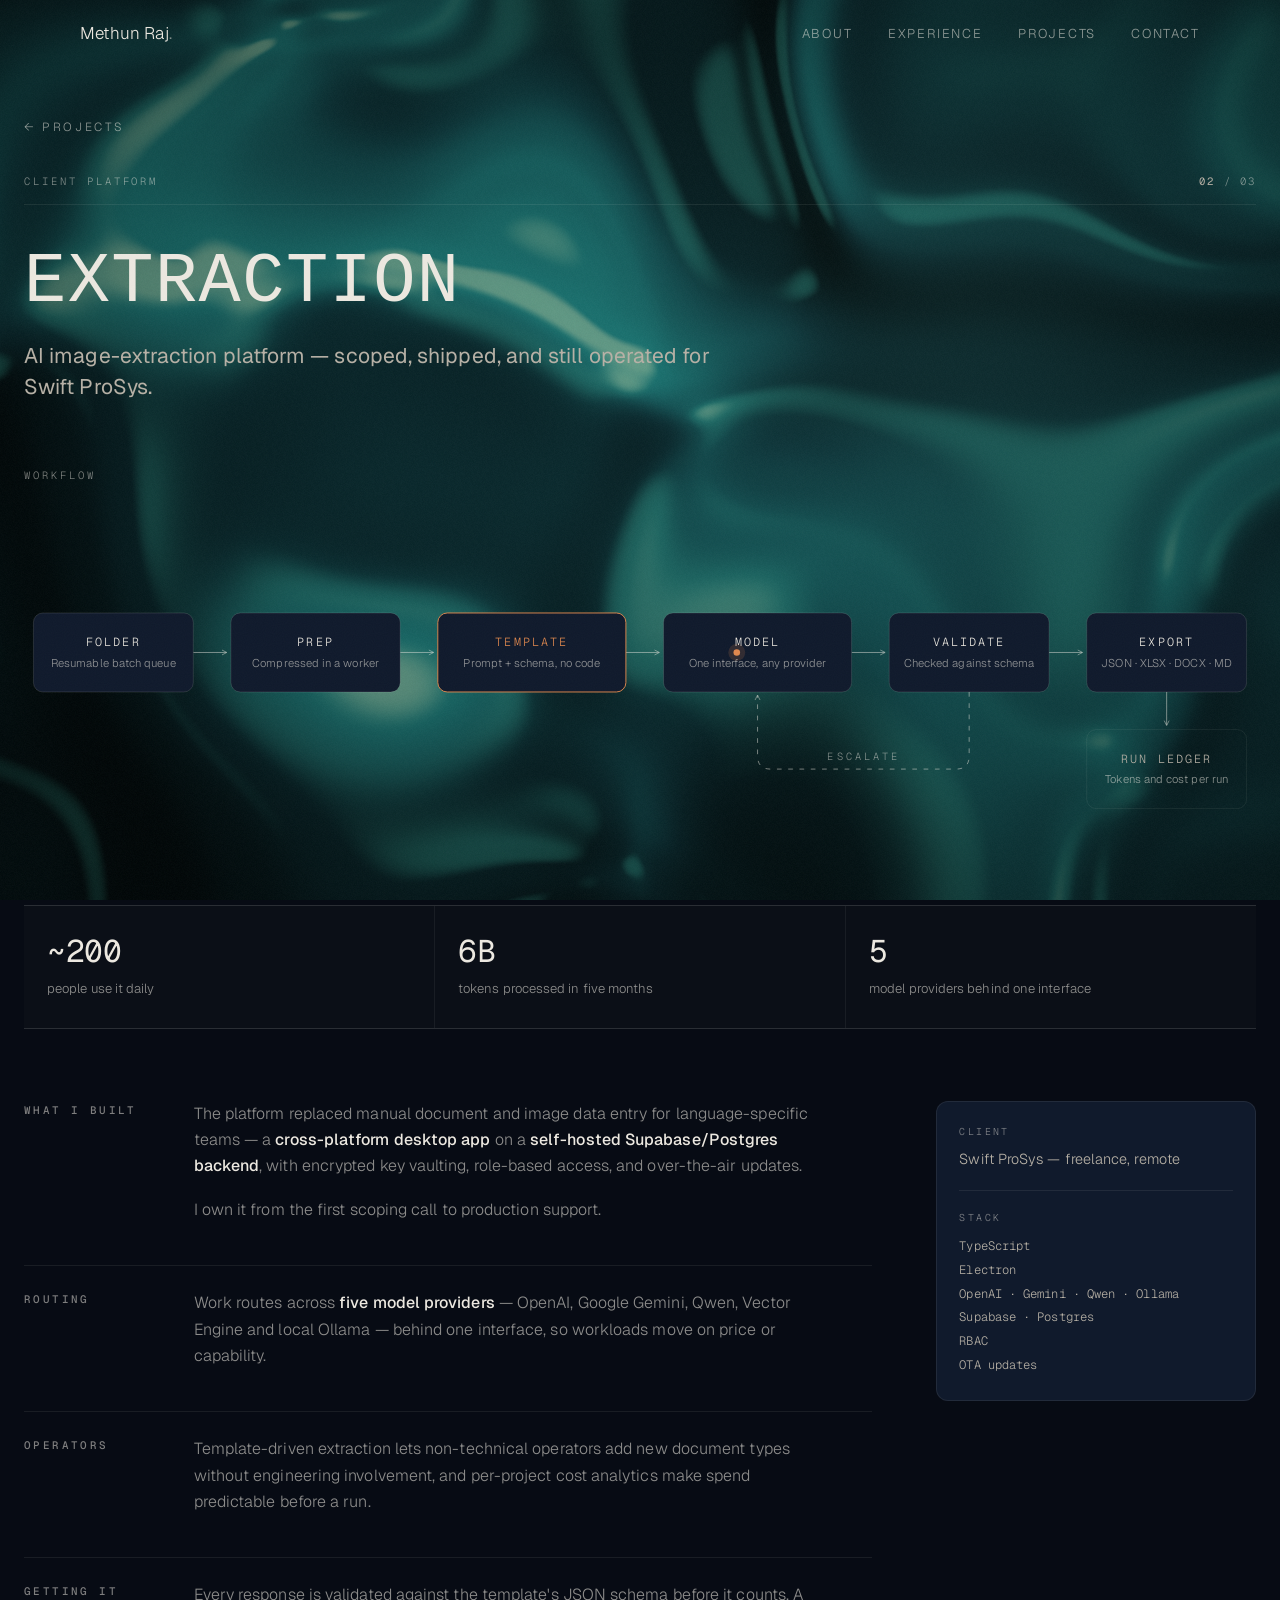
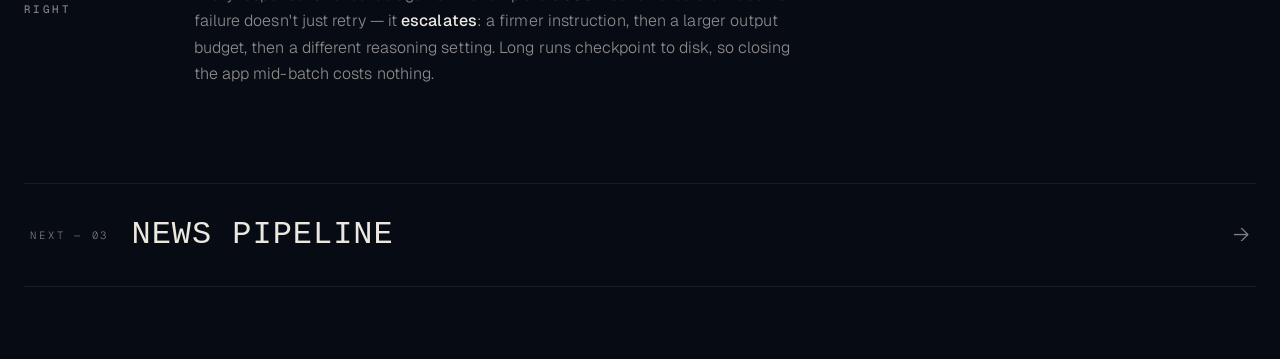
<file: project-extraction.html>
<!doctype html>
<html lang="en">
<head>
<meta charset="utf-8">
<meta name="viewport" content="width=device-width, initial-scale=1">
<meta name="theme-color" content="#070B14">
<title>Image Extraction — Methun Raj</title>
<meta name="description" content="AI image extraction platform — built end to end for Swift ProSys. Desktop app, self-hosted Supabase/Postgres, multi-provider LLM routing.">
<link rel="icon" type="image/svg+xml" href="assets/favicon.svg">
<meta property="og:type" content="website">
<meta property="og:title" content="Image Extraction — Methun Raj">
<meta property="og:description" content="AI image extraction platform — built end to end for Swift ProSys. Desktop app, self-hosted Supabase/Postgres, multi-provider LLM routing.">
<meta property="og:site_name" content="Methun Raj">
<meta name="twitter:card" content="summary_large_image">
<meta name="twitter:title" content="Image Extraction — Methun Raj">
<meta name="twitter:description" content="AI image extraction platform — built end to end for Swift ProSys. Desktop app, self-hosted Supabase/Postgres, multi-provider LLM routing.">
<link rel="canonical" href="https://methunraj.is-a.dev/project-extraction">
<meta property="og:url" content="https://methunraj.is-a.dev/project-extraction">
<meta property="og:image" content="https://methunraj.is-a.dev/assets/og/card.png">
<meta name="twitter:image" content="https://methunraj.is-a.dev/assets/og/card.png">
<link rel="preconnect" href="https://fonts.googleapis.com">
<link rel="preconnect" href="https://fonts.gstatic.com" crossorigin>
<link href="https://fonts.googleapis.com/css2?family=Geist+Mono:wght@400;500&family=Geist+Pixel&family=Geist:wght@300;400;500;600&display=swap" rel="stylesheet">
<link rel="stylesheet" href="css/styles.css?v=8">
</head>
<body>
<a class="skip-link" href="#main">Skip to content</a>

<header class="site-head" id="site-head">
  <nav class="nav container" aria-label="Primary">
    <a class="brand" href="/">Methun Raj<span>.</span></a>
    <div class="nav-links">
      <a href="about" data-nav>About</a>
      <a href="experience" data-nav>Experience</a>
      <a href="projects" data-nav>Projects</a>
      <a href="contact" data-nav>Contact</a>
    </div>
  </nav>
</header>

<main id="main">
  <section class="section section--doc">
    <div class="pd-wrap">
      <a class="pd-back" href="projects">&larr; Projects</a>

      <p class="pd-eyebrow reveal">
        <span>Client platform</span>
        <span class="pd-pos"><b>02</b> / 03</span>
      </p>

      <div class="pd-hero pd-hero--solo">
        <div class="reveal">
          <h1 class="pd-title">Extraction</h1>
          <p class="pd-tagline">AI image-extraction platform — scoped, shipped, and still operated
          for Swift ProSys.</p>
        </div>
      </div>

      <div class="flow flow--pd reveal">
        <p class="flow-cap">Workflow</p>
        <svg class="flow-svg" viewBox="0 0 1310 360" role="img"
          aria-label="Image extraction workflow: a folder of images becomes a resumable batch queue, images are compressed in a web worker, a template supplies the prompt and JSON schema, a provider-routed vision model extracts the data, results are validated against the schema and escalated back to the model on failure, then exported as JSON, XLSX, DOCX or Markdown with a run ledger of tokens and cost.">
          <defs>
            <marker id="f-arr" viewBox="0 0 10 10" refX="7" refY="5" markerWidth="7" markerHeight="7"
              orient="auto-start-reverse">
              <path d="M1 1.5 L8 5 L1 8.5" fill="none" stroke="var(--ink-ghost)" stroke-width="1.3"
                stroke-linecap="round" stroke-linejoin="round"/>
            </marker>
          </defs>

          <!-- hidden continuous path the dot travels -->
          <path id="flow-main" d="M180 160 H1130" fill="none" stroke="none"/>

          <!-- visible connector segments -->
          <path class="f-link" d="M180 160 H215" marker-end="url(#f-arr)"/>
          <path class="f-link" d="M400 160 H435" marker-end="url(#f-arr)"/>
          <path class="f-link" d="M640 160 H675" marker-end="url(#f-arr)"/>
          <path class="f-link" d="M880 160 H915" marker-end="url(#f-arr)"/>
          <path class="f-link" d="M1090 160 H1125" marker-end="url(#f-arr)"/>

          <!-- nodes -->
          <g class="f-node">
            <rect class="f-box" x="10" y="118" width="170" height="84" rx="10"/>
            <text class="f-title" x="95" y="153" text-anchor="middle">FOLDER</text>
            <text class="f-desc" x="95" y="175" text-anchor="middle">Resumable batch queue</text>
          </g>
          <g class="f-node">
            <rect class="f-box" x="220" y="118" width="180" height="84" rx="10"/>
            <text class="f-title" x="310" y="153" text-anchor="middle">PREP</text>
            <text class="f-desc" x="310" y="175" text-anchor="middle">Compressed in a worker</text>
          </g>
          <g class="f-node f-node--accent">
            <rect class="f-box" x="440" y="118" width="200" height="84" rx="10"/>
            <text class="f-title" x="540" y="153" text-anchor="middle">TEMPLATE</text>
            <text class="f-desc" x="540" y="175" text-anchor="middle">Prompt + schema, no code</text>
          </g>
          <g class="f-node">
            <rect class="f-box" x="680" y="118" width="200" height="84" rx="10"/>
            <text class="f-title" x="780" y="153" text-anchor="middle">MODEL</text>
            <text class="f-desc" x="780" y="175" text-anchor="middle">One interface, any provider</text>
          </g>
          <g class="f-node">
            <rect class="f-box" x="920" y="118" width="170" height="84" rx="10"/>
            <text class="f-title" x="1005" y="153" text-anchor="middle">VALIDATE</text>
            <text class="f-desc" x="1005" y="175" text-anchor="middle">Checked against schema</text>
          </g>
          <g class="f-node">
            <rect class="f-box" x="1130" y="118" width="170" height="84" rx="10"/>
            <text class="f-title" x="1215" y="153" text-anchor="middle">EXPORT</text>
            <text class="f-desc" x="1215" y="175" text-anchor="middle">JSON · XLSX · DOCX · MD</text>
          </g>
          <g class="f-node f-node--aside">
            <rect class="f-box" x="1130" y="242" width="170" height="84" rx="10"/>
            <text class="f-title" x="1215" y="277" text-anchor="middle">RUN LEDGER</text>
            <text class="f-desc" x="1215" y="299" text-anchor="middle">Tokens and cost per run</text>
            <path class="f-link" d="M1215 202 V237" marker-end="url(#f-arr)"/>
          </g>

          <!-- retry escalation loop -->
          <g class="f-loop-wrap">
            <path class="f-loop" d="M1005 202 V270 Q1005 284 991 284 H794 Q780 284 780 270 V206"
              fill="none" marker-end="url(#f-arr)"/>
            <text class="f-loop-label" x="893" y="274" text-anchor="middle">ESCALATE</text>
          </g>

          <!-- travelling dot -->
          <g class="flow-dot">
            <animateMotion dur="8s" repeatCount="indefinite">
              <mpath href="#flow-main"/>
            </animateMotion>
            <circle r="9" fill="var(--accent)" opacity=".16"/>
            <circle r="3.5" fill="var(--accent)"/>
          </g>
        </svg>
      </div>

      <ul class="pd-band reveal">
        <li><b>~200</b><span>people use it daily</span></li>
        <li><b>6B</b><span>tokens processed in five months</span></li>
        <li><b>5</b><span>model providers behind one interface</span></li>
      </ul>

      <div class="pd-body">
        <div class="pd-main">
          <section class="pd-sec reveal">
            <h2>What I built</h2>
            <div>
              <p>The platform replaced manual document and image data entry for language-specific
              teams — a <strong>cross-platform desktop app</strong> on a <strong>self-hosted
              Supabase/Postgres backend</strong>, with encrypted key vaulting, role-based access,
              and over-the-air updates.</p>
              <p>I own it from the first scoping call to production support.</p>
            </div>
          </section>
          <section class="pd-sec reveal">
            <h2>Routing</h2>
            <div>
              <p>Work routes across <strong>five model providers</strong> — OpenAI, Google Gemini,
              Qwen, Vector Engine and local Ollama — behind one interface, so workloads move on
              price or capability.</p>
            </div>
          </section>
          <section class="pd-sec reveal">
            <h2>Operators</h2>
            <div>
              <p>Template-driven extraction lets non-technical operators add new document types
              without engineering involvement, and per-project cost analytics make spend
              predictable before a run.</p>
            </div>
          </section>
          <section class="pd-sec reveal">
            <h2>Getting it right</h2>
            <div>
              <p>Every response is validated against the template's JSON schema before it counts.
              A failure doesn't just retry — it <strong>escalates</strong>: a firmer instruction,
              then a larger output budget, then a different reasoning setting. Long runs
              checkpoint to disk, so closing the app mid-batch costs nothing.</p>
            </div>
          </section>
        </div>

        <dl class="pd-ledger reveal">
          <dt>Client</dt>
          <dd>Swift ProSys — freelance, remote</dd>

          <dt>Stack</dt>
          <dd>
            <ul class="pd-specs">
              <li>TypeScript</li>
              <li>Electron</li>
              <li>OpenAI · Gemini · Qwen · Ollama</li>
              <li>Supabase · Postgres</li>
              <li>RBAC</li>
              <li>OTA updates</li>
            </ul>
          </dd>
        </dl>
      </div>

      <a class="pd-nextrow reveal" href="project-newsintel">
        <span class="n-label">Next — 03</span>
        <span class="n-name">News Pipeline</span>
        <span class="n-arrow" aria-hidden="true">&rarr;</span>
      </a>
    </div>
  </section>
</main>


<script src="js/water.js?v=2"></script>
<script src="js/site.js?v=3"></script>
</body>
</html>
</file>
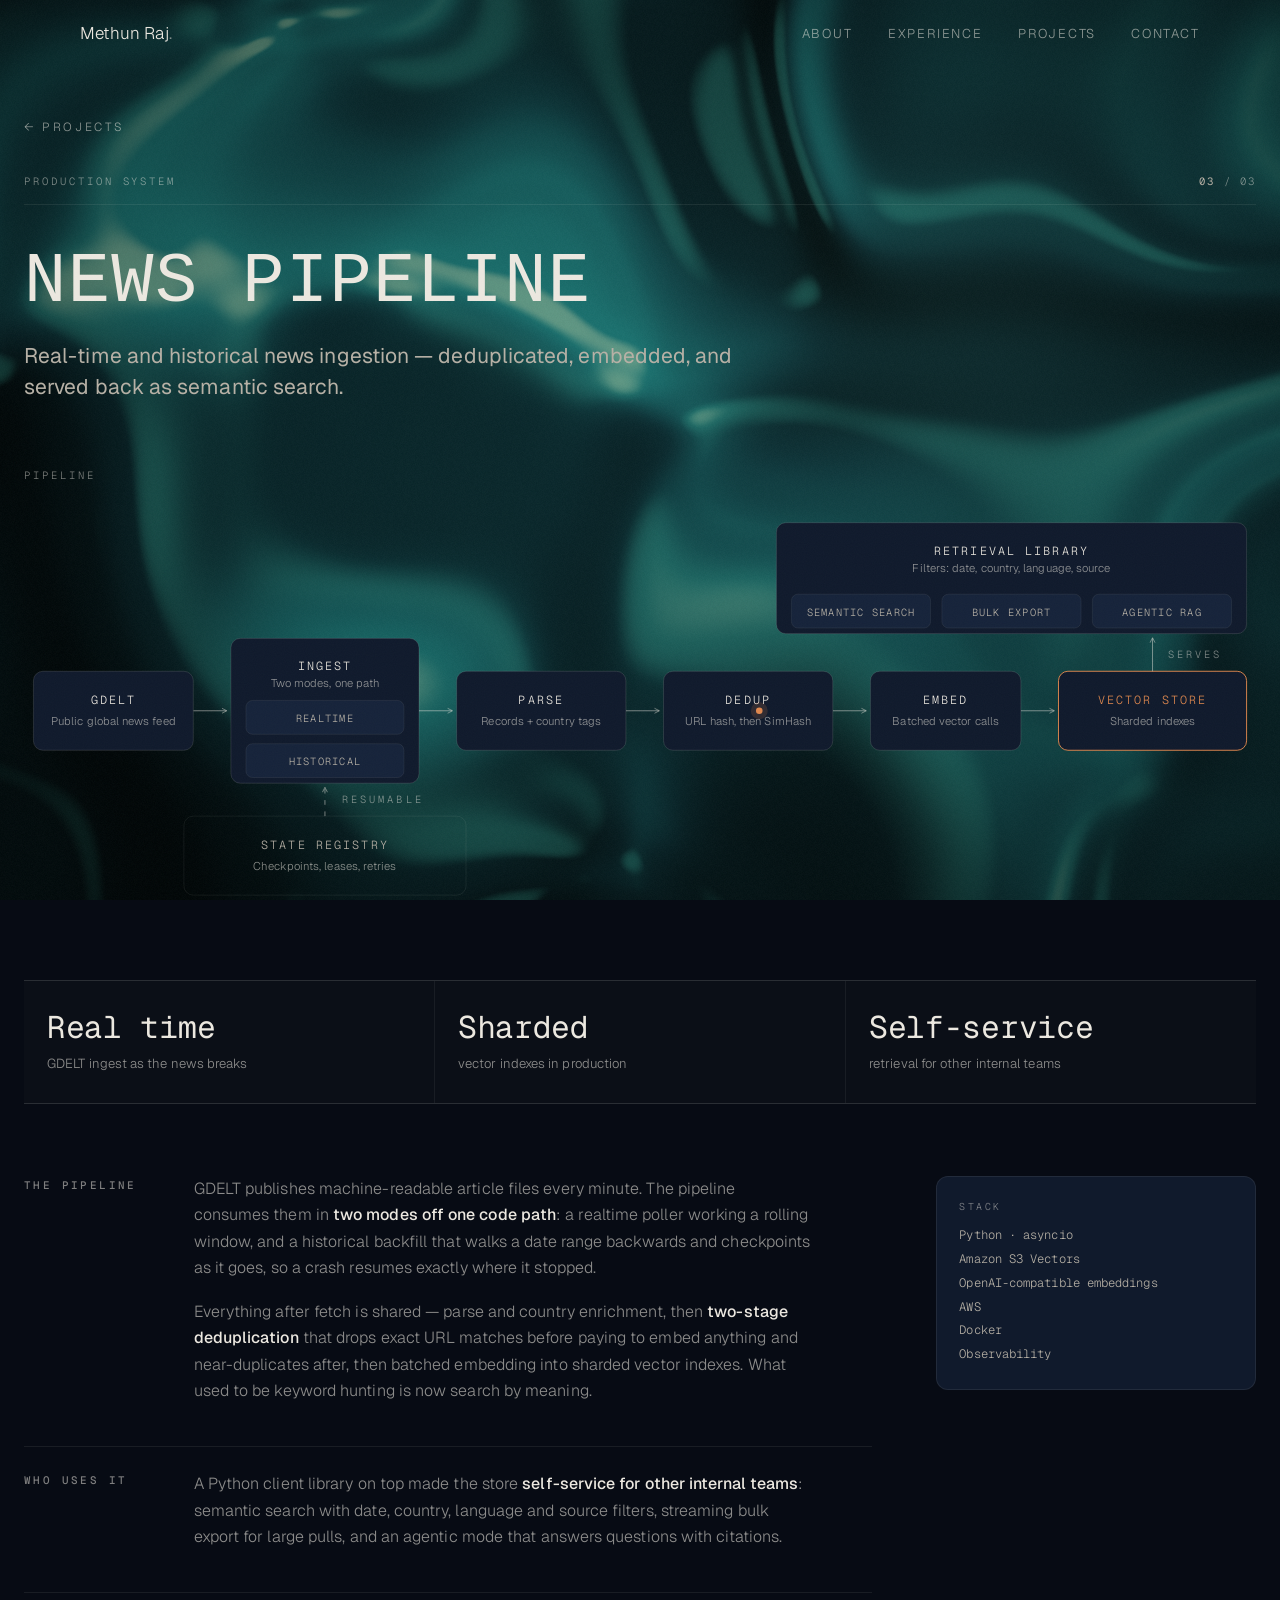
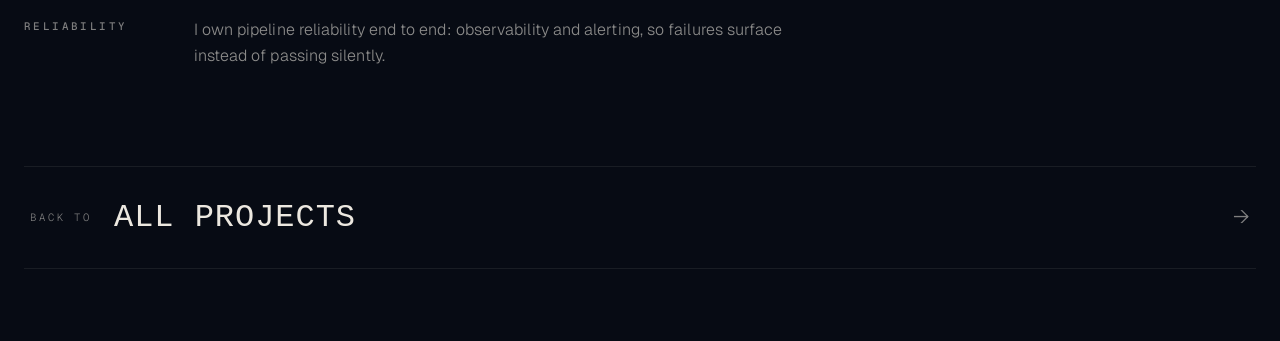
<file: project-newsintel.html>
<!doctype html>
<html lang="en">
<head>
<meta charset="utf-8">
<meta name="viewport" content="width=device-width, initial-scale=1">
<meta name="theme-color" content="#070B14">
<title>News Pipeline — Methun Raj</title>
<meta name="description" content="News pipeline — real-time and historical GDELT ingestion, deduplication and embedding into sharded vector indexes, with a retrieval library on top.">
<link rel="icon" type="image/svg+xml" href="assets/favicon.svg">
<meta property="og:type" content="website">
<meta property="og:title" content="News Pipeline — Methun Raj">
<meta property="og:description" content="News pipeline — real-time and historical GDELT ingestion, deduplication and embedding into sharded vector indexes, with a retrieval library on top.">
<meta property="og:site_name" content="Methun Raj">
<meta name="twitter:card" content="summary_large_image">
<meta name="twitter:title" content="News Pipeline — Methun Raj">
<meta name="twitter:description" content="News pipeline — real-time and historical GDELT ingestion, deduplication and embedding into sharded vector indexes, with a retrieval library on top.">
<link rel="canonical" href="https://methunraj.is-a.dev/project-newsintel">
<meta property="og:url" content="https://methunraj.is-a.dev/project-newsintel">
<meta property="og:image" content="https://methunraj.is-a.dev/assets/og/card.png">
<meta name="twitter:image" content="https://methunraj.is-a.dev/assets/og/card.png">
<link rel="preconnect" href="https://fonts.googleapis.com">
<link rel="preconnect" href="https://fonts.gstatic.com" crossorigin>
<link href="https://fonts.googleapis.com/css2?family=Geist+Mono:wght@400;500&family=Geist+Pixel&family=Geist:wght@300;400;500;600&display=swap" rel="stylesheet">
<link rel="stylesheet" href="css/styles.css?v=8">
</head>
<body>
<a class="skip-link" href="#main">Skip to content</a>

<header class="site-head" id="site-head">
  <nav class="nav container" aria-label="Primary">
    <a class="brand" href="/">Methun Raj<span>.</span></a>
    <div class="nav-links">
      <a href="about" data-nav>About</a>
      <a href="experience" data-nav>Experience</a>
      <a href="projects" data-nav>Projects</a>
      <a href="contact" data-nav>Contact</a>
    </div>
  </nav>
</header>

<main id="main">
  <section class="section section--doc">
    <div class="pd-wrap">
      <a class="pd-back" href="projects">&larr; Projects</a>

      <p class="pd-eyebrow reveal">
        <span>Production system</span>
        <span class="pd-pos"><b>03</b> / 03</span>
      </p>

      <div class="pd-hero pd-hero--solo">
        <div class="reveal">
          <h1 class="pd-title">News Pipeline</h1>
          <p class="pd-tagline">Real-time and historical news ingestion — deduplicated, embedded,
          and served back as semantic search.</p>
        </div>
      </div>

      <div class="flow flow--pd reveal">
        <p class="flow-cap">Pipeline</p>
        <svg class="flow-svg" viewBox="0 0 1310 440" role="img"
          aria-label="News pipeline: a public GDELT feed enters an ingest stage that runs in two modes, realtime and historical, then parse, dedup, embed, and a sharded vector store. A retrieval library of semantic search, bulk export and agentic RAG sits on top of the store, and a state registry below keeps both ingest modes resumable.">
          <defs>
            <marker id="f-arr" viewBox="0 0 10 10" refX="7" refY="5" markerWidth="7" markerHeight="7"
              orient="auto-start-reverse">
              <path d="M1 1.5 L8 5 L1 8.5" fill="none" stroke="var(--ink-ghost)" stroke-width="1.3"
                stroke-linecap="round" stroke-linejoin="round"/>
            </marker>
          </defs>

          <!-- hidden continuous path the dot travels -->
          <path id="flow-main" d="M180 222 H1100" fill="none" stroke="none"/>

          <!-- visible connector segments -->
          <path class="f-link" d="M180 222 H215" marker-end="url(#f-arr)"/>
          <path class="f-link" d="M420 222 H455" marker-end="url(#f-arr)"/>
          <path class="f-link" d="M640 222 H675" marker-end="url(#f-arr)"/>
          <path class="f-link" d="M860 222 H895" marker-end="url(#f-arr)"/>
          <path class="f-link" d="M1060 222 H1095" marker-end="url(#f-arr)"/>

          <!-- nodes -->
          <g class="f-node">
            <rect class="f-box" x="10" y="180" width="170" height="84" rx="10"/>
            <text class="f-title" x="95" y="215" text-anchor="middle">GDELT</text>
            <text class="f-desc" x="95" y="237" text-anchor="middle">Public global news feed</text>
          </g>
          <g class="f-node">
            <rect class="f-box" x="220" y="145" width="200" height="154" rx="10"/>
            <text class="f-title" x="320" y="179" text-anchor="middle">INGEST</text>
            <text class="f-desc" x="320" y="197" text-anchor="middle">Two modes, one path</text>
            <g class="f-sub">
              <rect x="236" y="211" width="168" height="36" rx="7"/>
              <text x="320" y="234" text-anchor="middle">REALTIME</text>
              <rect x="236" y="257" width="168" height="36" rx="7"/>
              <text x="320" y="280" text-anchor="middle">HISTORICAL</text>
            </g>
          </g>
          <g class="f-node">
            <rect class="f-box" x="460" y="180" width="180" height="84" rx="10"/>
            <text class="f-title" x="550" y="215" text-anchor="middle">PARSE</text>
            <text class="f-desc" x="550" y="237" text-anchor="middle">Records + country tags</text>
          </g>
          <g class="f-node">
            <rect class="f-box" x="680" y="180" width="180" height="84" rx="10"/>
            <text class="f-title" x="770" y="215" text-anchor="middle">DEDUP</text>
            <text class="f-desc" x="770" y="237" text-anchor="middle">URL hash, then SimHash</text>
          </g>
          <g class="f-node">
            <rect class="f-box" x="900" y="180" width="160" height="84" rx="10"/>
            <text class="f-title" x="980" y="215" text-anchor="middle">EMBED</text>
            <text class="f-desc" x="980" y="237" text-anchor="middle">Batched vector calls</text>
          </g>
          <g class="f-node f-node--accent">
            <rect class="f-box" x="1100" y="180" width="200" height="84" rx="10"/>
            <text class="f-title" x="1200" y="215" text-anchor="middle">VECTOR STORE</text>
            <text class="f-desc" x="1200" y="237" text-anchor="middle">Sharded indexes</text>
          </g>
          <g class="f-node">
            <rect class="f-box" x="800" y="22" width="500" height="118" rx="10"/>
            <text class="f-title" x="1050" y="56" text-anchor="middle">RETRIEVAL LIBRARY</text>
            <text class="f-desc" x="1050" y="74" text-anchor="middle">Filters: date, country, language, source</text>
            <g class="f-sub">
              <rect x="816" y="98" width="148" height="36" rx="7"/>
              <text x="890" y="121" text-anchor="middle">SEMANTIC SEARCH</text>
              <rect x="976" y="98" width="148" height="36" rx="7"/>
              <text x="1050" y="121" text-anchor="middle">BULK EXPORT</text>
              <rect x="1136" y="98" width="148" height="36" rx="7"/>
              <text x="1210" y="121" text-anchor="middle">AGENTIC RAG</text>
            </g>
            <path class="f-link" d="M1200 180 V145" marker-end="url(#f-arr)"/>
            <text class="f-loop-label" x="1216" y="166" text-anchor="start">SERVES</text>
          </g>
          <g class="f-node f-node--aside">
            <rect class="f-box" x="170" y="334" width="300" height="84" rx="10"/>
            <text class="f-title" x="320" y="369" text-anchor="middle">STATE REGISTRY</text>
            <text class="f-desc" x="320" y="391" text-anchor="middle">Checkpoints, leases, retries</text>
            <path class="f-loop" d="M320 334 V304" marker-end="url(#f-arr)"/>
            <text class="f-loop-label" x="338" y="320" text-anchor="start">RESUMABLE</text>
          </g>

          <!-- travelling dot -->
          <g class="flow-dot">
            <animateMotion dur="8s" repeatCount="indefinite">
              <mpath href="#flow-main"/>
            </animateMotion>
            <circle r="9" fill="var(--accent)" opacity=".16"/>
            <circle r="3.5" fill="var(--accent)"/>
          </g>
        </svg>
      </div>

      <ul class="pd-band reveal">
        <li><b>Real time</b><span>GDELT ingest as the news breaks</span></li>
        <li><b>Sharded</b><span>vector indexes in production</span></li>
        <li><b>Self-service</b><span>retrieval for other internal teams</span></li>
      </ul>

      <div class="pd-body">
        <div class="pd-main">
          <section class="pd-sec reveal">
            <h2>The pipeline</h2>
            <div>
              <p>GDELT publishes machine-readable article files every minute. The pipeline consumes
              them in <strong>two modes off one code path</strong>: a realtime poller working a
              rolling window, and a historical backfill that walks a date range backwards and
              checkpoints as it goes, so a crash resumes exactly where it stopped.</p>
              <p>Everything after fetch is shared — parse and country enrichment, then
              <strong>two-stage deduplication</strong> that drops exact URL matches before paying to
              embed anything and near-duplicates after, then batched embedding into sharded vector
              indexes. What used to be keyword hunting is now search by meaning.</p>
            </div>
          </section>
          <section class="pd-sec reveal">
            <h2>Who uses it</h2>
            <div>
              <p>A Python client library on top made the store <strong>self-service for other
              internal teams</strong>: semantic search with date, country, language and source
              filters, streaming bulk export for large pulls, and an agentic mode that answers
              questions with citations.</p>
            </div>
          </section>
          <section class="pd-sec reveal">
            <h2>Reliability</h2>
            <div>
              <p>I own pipeline reliability end to end: observability and alerting, so failures
              surface instead of passing silently.</p>
            </div>
          </section>
        </div>

        <dl class="pd-ledger reveal">
          <dt>Stack</dt>
          <dd>
            <ul class="pd-specs">
              <li>Python · asyncio</li>
              <li>Amazon S3 Vectors</li>
              <li>OpenAI-compatible embeddings</li>
              <li>AWS</li>
              <li>Docker</li>
              <li>Observability</li>
            </ul>
          </dd>
        </dl>
      </div>

      <a class="pd-nextrow reveal" href="projects">
        <span class="n-label">Back to</span>
        <span class="n-name">All projects</span>
        <span class="n-arrow" aria-hidden="true">&rarr;</span>
      </a>
    </div>
  </section>
</main>


<script src="js/water.js?v=2"></script>
<script src="js/site.js?v=3"></script>
</body>
</html>
</file>
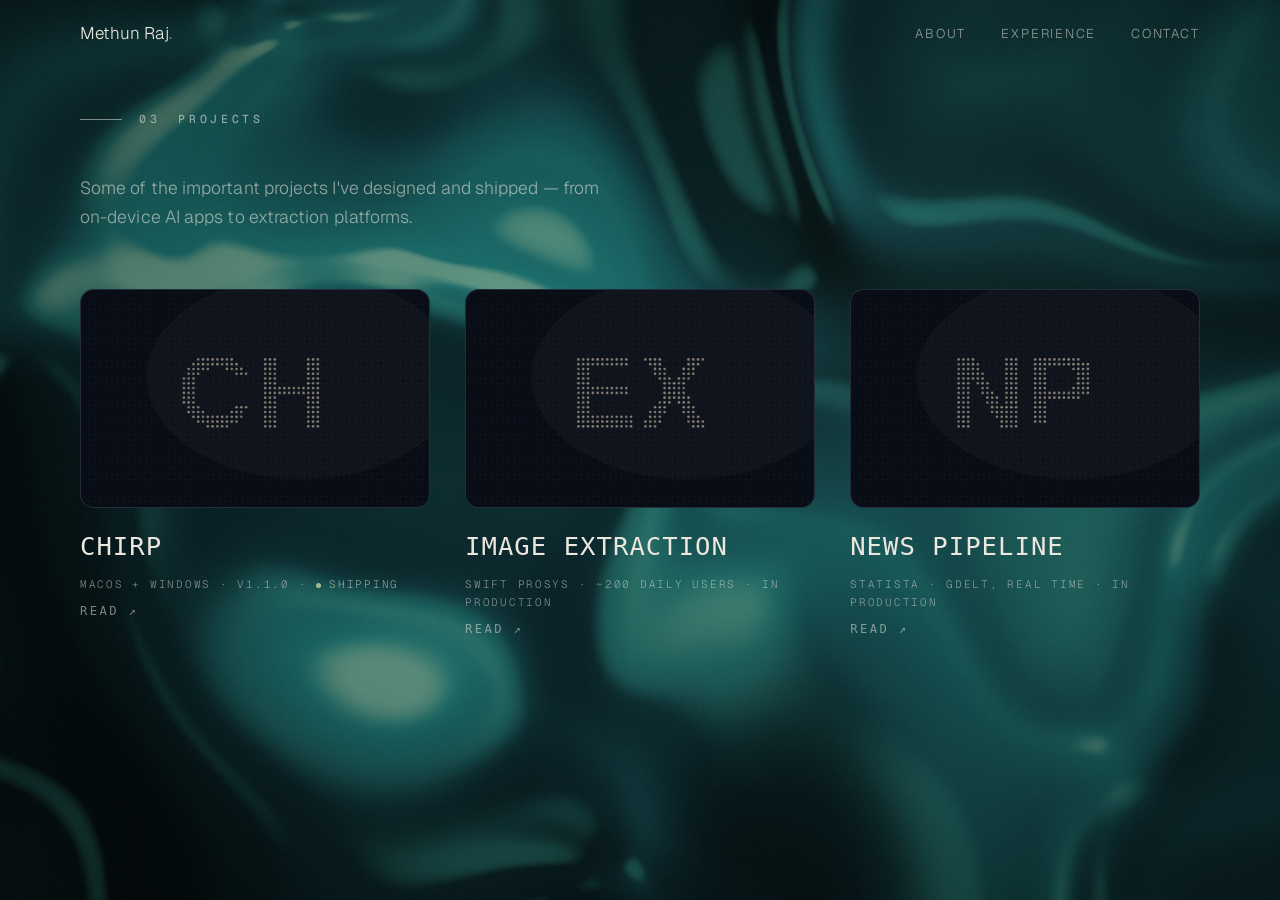
<file: projects.html>
<!doctype html>
<html lang="en">
<head>
<meta charset="utf-8">
<meta name="viewport" content="width=device-width, initial-scale=1">
<meta name="theme-color" content="#070B14">
<title>Projects — Methun Raj</title>
<meta name="description" content="Projects — Methun Raj. Chirp speech-to-text, an AI image extraction platform, and a real-time news pipeline.">
<link rel="icon" type="image/svg+xml" href="assets/favicon.svg">
<meta property="og:type" content="website">
<meta property="og:title" content="Projects — Methun Raj">
<meta property="og:description" content="Projects — Methun Raj. Chirp speech-to-text, an AI image extraction platform, and a real-time news pipeline.">
<meta property="og:site_name" content="Methun Raj">
<meta name="twitter:card" content="summary_large_image">
<meta name="twitter:title" content="Projects — Methun Raj">
<meta name="twitter:description" content="Projects — Methun Raj. Chirp speech-to-text, an AI image extraction platform, and a real-time news pipeline.">
<link rel="canonical" href="https://methunraj.is-a.dev/projects">
<meta property="og:url" content="https://methunraj.is-a.dev/projects">
<meta property="og:image" content="https://methunraj.is-a.dev/assets/og/card.png">
<meta name="twitter:image" content="https://methunraj.is-a.dev/assets/og/card.png">
<link rel="preconnect" href="https://fonts.googleapis.com">
<link rel="preconnect" href="https://fonts.gstatic.com" crossorigin>
<link href="https://fonts.googleapis.com/css2?family=Geist+Mono:wght@400;500&family=Geist+Pixel&family=Geist:wght@300;400;500;600&display=swap" rel="stylesheet">
<link rel="stylesheet" href="css/styles.css?v=8">
</head>
<body>
<a class="skip-link" href="#main">Skip to content</a>

<header class="site-head" id="site-head">
  <nav class="nav container" aria-label="Primary">
    <a class="brand" href="/">Methun Raj<span>.</span></a>
    <div class="nav-links">
      <a href="about" data-nav>About</a>
      <a href="experience" data-nav>Experience</a>
      <a href="projects" data-nav>Projects</a>
      <a href="contact" data-nav>Contact</a>
    </div>
  </nav>
</header>

<main id="main">
  <section class="section">
    <div class="container">
      <h1 class="kicker reveal"><span class="idx">03</span> Projects</h1>
      <div class="proj-head reveal">
        <p>Some of the important projects I've designed and shipped — from on-device
        AI apps to extraction platforms.</p>
      </div>

      <div class="proj-grid">
        <a class="proj-card reveal" href="project-chirp">
          <span class="proj-cover" data-monogram="CH" data-hue="#8B7CF6"><img src="assets/covers/chirp.svg" alt="Chirp monogram"></span>
          <span class="proj-name">Chirp</span>
          <span class="proj-meta">macOS + Windows · v1.1.0 · <span class="m-live">Shipping</span></span>
          <span class="proj-open">Read &#8599;</span>
        </a>
        <a class="proj-card reveal" href="project-extraction">
          <span class="proj-cover" data-monogram="EX" data-hue="#6E86B8"><img src="assets/covers/extraction.svg" alt="Image Extraction monogram"></span>
          <span class="proj-name">Image Extraction</span>
          <span class="proj-meta">Swift ProSys · ~200 daily users · In production</span>
          <span class="proj-open">Read &#8599;</span>
        </a>
        <a class="proj-card reveal" href="project-newsintel">
          <span class="proj-cover" data-monogram="NP" data-hue="#8FAE7E"><img src="assets/covers/newspipeline.svg" alt="News Pipeline monogram"></span>
          <span class="proj-name">News Pipeline</span>
          <span class="proj-meta">Statista · GDELT, real time · In production</span>
          <span class="proj-open">Read &#8599;</span>
        </a>
      </div>
    </div>
  </section>
</main>


<script src="js/water.js?v=2"></script>
<script src="js/dither.js?v=3"></script>
<script src="js/site.js?v=3"></script>
</body>
</html>
</file>
<file: css/styles.css>
/* ------------------------------------------------------------------
   Theme — deep-water teal under cream ink, Japanese-minimal restraint.
   The neutrals sit close to the Stillwater background's deep-teal family
   (js/water.js) so no surface ever reads as a black slab on the water.
------------------------------------------------------------------ */
:root {
  --bg:        #070B14;
  --bg-alt:    #0B1220;
  --panel:     #101A2C;
  --panel-2:   #16233A;
  --ink:       #ECE8E0;
  --ink-soft:  #B7B1A6;
  --ink-faint: rgba(236, 232, 224, .58);
  --ink-ghost: rgba(236, 232, 224, .52);
  --line:      rgba(236, 232, 224, .14);
  --line-soft: rgba(236, 232, 224, .08);
  --accent:    #E0884E;
  --accent-dim: rgba(224, 136, 78, .32);
  --serif: "Geist", -apple-system, "Helvetica Neue", sans-serif;
  --sans:  "Geist", -apple-system, "Helvetica Neue", sans-serif;
  --mono:  "Geist Mono", ui-monospace, "SF Mono", Menlo, monospace;
  --nav-h: 68px;
  --ease:  cubic-bezier(.22, .61, .21, 1);
}

* { box-sizing: border-box; margin: 0; padding: 0; }

html {
  scroll-behavior: smooth;
  -webkit-text-size-adjust: 100%;
  /* html owns the base colour; body stays clear so the Stillwater canvas
     (js/water.js, fixed at z-index -1) shows through everywhere */
  background: var(--bg);
}

body {
  background: transparent;
  color: var(--ink);
  font-family: var(--sans);
  font-weight: 300;
  font-size: 16px;
  line-height: 1.65;
  letter-spacing: .005em;
  -webkit-font-smoothing: antialiased;
  overflow-x: hidden;
}

/* faint paper grain */
body::after {
  content: "";
  position: fixed;
  inset: 0;
  z-index: 60;
  pointer-events: none;
  opacity: .05;
  background-image: url("data:image/svg+xml,%3Csvg xmlns='http://www.w3.org/2000/svg' width='140' height='140'%3E%3Cfilter id='n'%3E%3CfeTurbulence type='fractalNoise' baseFrequency='0.9' numOctaves='2'/%3E%3C/filter%3E%3Crect width='140' height='140' filter='url(%23n)' opacity='0.55'/%3E%3C/svg%3E");
}

/* ---------------- stillwater: site-wide WebGL background ---------------- */
/* The page floats on a slow, dark water field rendered by js/water.js.
   The canvas is fixed behind everything and never intercepts the pointer —
   the water reacts to it on its own. No WebGL → the html background simply
   shows through; reduced motion → the engine paints one static frame. */
.water-bg {
  position: fixed;
  inset: 0;
  z-index: -1;
  width: 100%;
  height: 100%;
  pointer-events: none;
}

::selection { background: var(--ink); color: var(--bg); }

a { color: inherit; text-decoration: none; }

/* heading kept for document structure and search results, not shown */
.sr-only {
  position: absolute;
  width: 1px;
  height: 1px;
  margin: -1px;
  padding: 0;
  overflow: hidden;
  clip: rect(0 0 0 0);
  clip-path: inset(50%);
  white-space: nowrap;
  border: 0;
}

.container {
  width: min(1120px, 100% - 3rem);
  margin-inline: auto;
}

section { scroll-margin-top: calc(var(--nav-h) + 8px); }

/* ---------------- typography ---------------- */
.kicker {
  font-size: .72rem;
  font-weight: 500;
  letter-spacing: .32em;
  text-transform: uppercase;
  color: var(--ink-faint);
  display: flex;
  align-items: baseline;
  gap: 1.1rem;
}
.kicker::before {
  content: "";
  width: 2.6rem;
  height: 1px;
  background: var(--ink-ghost);
  flex: none;
  transform: translateY(-3px);
}
.kicker .idx { color: var(--ink-ghost); font-variant-numeric: tabular-nums; }

h1, h2, h3 {
  font-family: var(--sans);
  font-weight: 500;
  line-height: 1.06;
  letter-spacing: -.03em;
}
h1 em, h2 em { font-style: normal; }

.section-head {
  display: grid;
  grid-template-columns: 1fr;
  gap: 1.6rem;
  margin-bottom: clamp(3rem, 7vw, 5.5rem);
}
.section-head h2 {
  font-size: clamp(2.1rem, 4.6vw, 3.4rem);
  max-width: 14em;
}
.section-head h2 em { color: var(--ink-soft); }
.section-head p {
  max-width: 44ch;
  color: var(--ink-faint);
  font-size: .95rem;
}
@media (min-width: 820px) {
  .section-head { grid-template-columns: 1fr 1.4fr; align-items: end; }
  .section-head .kicker { grid-column: 1; align-self: start; padding-top: .9em; }
  .section-head h2 { grid-column: 2; }
  .section-head p  { grid-column: 2; }
}

/* ---------------- nav ---------------- */
.site-head {
  position: fixed;
  inset: 0 0 auto 0;
  z-index: 50;
  /* no bar — the links float straight on the water. Only once the page
     scrolls does a glass blur fade in, so mid-page text never collides
     with the links. */
  background: transparent;
  border-bottom: 1px solid transparent;
  transition: border-color .4s var(--ease), background .4s var(--ease);
}
.site-head.scrolled {
  border-bottom-color: var(--line-soft);
  background: color-mix(in srgb, var(--bg) 60%, transparent);
  backdrop-filter: blur(14px);
  -webkit-backdrop-filter: blur(14px);
}

.nav {
  height: var(--nav-h);
  display: flex;
  align-items: center;
  gap: 2rem;
}
.brand {
  font-family: var(--serif);
  font-size: 1.06rem;
  letter-spacing: .01em;
  margin-right: auto;
}
.brand span { color: var(--ink-ghost); }
.nav-links {
  display: flex;
  gap: clamp(1rem, 3vw, 2.2rem);
  font-size: .8rem;
  letter-spacing: .14em;
  text-transform: uppercase;
}
.nav-links a {
  color: var(--ink-faint);
  padding: .35rem 0;
  position: relative;
  transition: color .3s var(--ease);
}
.nav-links a::after {
  content: "";
  position: absolute;
  left: 0; right: 100%; bottom: 0;
  height: 1px;
  background: var(--ink);
  transition: right .35s var(--ease);
}
.nav-links a:hover, .nav-links a.active { color: var(--ink); }
.nav-links a.active::after, .nav-links a:hover::after { right: 0; }

/* ---------------- working index ---------------- */
.index-list {
  margin-top: clamp(2.2rem, 6vh, 4.2rem);
  border-top: 1px solid var(--line-soft);
}
.index-row {
  display: grid;
  grid-template-columns: 3rem 1fr auto 2.2rem;
  align-items: center;
  gap: 1.5rem;
  padding: clamp(1.5rem, 3.6vh, 2.4rem) .4rem;
  border-bottom: 1px solid var(--line-soft);
  transition: background .35s var(--ease), padding .35s var(--ease);
}
.index-row:hover {
  /* translucent — the water keeps moving under the hovered row */
  background: color-mix(in srgb, var(--panel) 62%, transparent);
  padding-left: 1.2rem;
  padding-right: 1.2rem;
}
.i-idx {
  font-size: .72rem;
  letter-spacing: .26em;
  color: var(--ink-ghost);
  font-variant-numeric: tabular-nums;
}
.i-title {
  font-size: clamp(1.6rem, 3.4vw, 2.6rem);
  font-weight: 500;
  letter-spacing: -.02em;
  line-height: 1.05;
  transition: color .3s var(--ease);
}
.index-row:hover .i-title { color: var(--accent); }
.i-note {
  font-size: .88rem;
  color: var(--ink-faint);
  text-align: right;
}
.i-arrow {
  font-size: 1.3rem;
  color: var(--ink-ghost);
  justify-self: end;
  transition: transform .35s var(--ease), color .35s var(--ease);
}
.index-row:hover .i-arrow { transform: translateX(8px); color: var(--ink); }
@media (max-width: 700px) {
  .index-row { grid-template-columns: 2.4rem 1fr 2rem; gap: 1rem; }
  .i-note { display: none; }
}

/* ---------------- hero / about ---------------- */
.hero { position: relative; }
.ripple-wrap { position: relative; overflow: hidden; }
#ripple-content {
  position: relative;
  z-index: 1;
  min-height: 100svh;
  display: flex;
  flex-direction: column;
  justify-content: center;
  padding-top: var(--nav-h);
}
#ripple-output {
  position: absolute;
  inset: 0;
  z-index: 2;
  width: 100%;
  height: 100%;
  pointer-events: none;
}
.hero-inner { width: min(1120px, 100% - 3rem); margin-inline: auto; position: relative; }

/* ---------------- sections as full pages ---------------- */
/* Sections size to their content. Only pages that genuinely hold a single
   short block (contact) opt into viewport centring via .section--center. */
.section {
  display: flex;
  flex-direction: column;
  padding: clamp(3.5rem, 8vh, 6rem) 0;
  border-top: 1px solid var(--line-soft);
}
.section:first-of-type { border-top: 0; padding-top: calc(var(--nav-h) + clamp(2rem, 5vh, 3.4rem)); }
.section--center {
  min-height: 100vh;
  min-height: 100svh;
  justify-content: center;
}
/* a tonal shift, not a lid — the water keeps moving underneath */
.section-alt { background: color-mix(in srgb, var(--bg-alt) 55%, transparent); }
.pd-links { margin-top: 1.7rem; }
.live-link {
  display: inline-flex;
  align-items: center;
  gap: .55rem;
  background: color-mix(in srgb, var(--bg) 46%, transparent);
  color: var(--ink);
  border: 1px solid var(--line);
  font-size: .76rem;
  font-weight: 500;
  letter-spacing: .16em;
  text-transform: uppercase;
  padding: .72rem 1.15rem;
  border-radius: 8px;
  backdrop-filter: blur(12px) saturate(140%);
  -webkit-backdrop-filter: blur(12px) saturate(140%);
  box-shadow: inset 0 1px 0 rgba(236, 232, 224, .1);
  transition:
    background .3s var(--ease),
    border-color .3s var(--ease),
    transform .16s var(--ease);
}
@media (hover: hover) and (pointer: fine) {
  .live-link:hover {
    background: color-mix(in srgb, var(--panel) 58%, transparent);
    border-color: rgba(236, 232, 224, .28);
  }
}
.live-link:active { transform: scale(.97); }
@media (prefers-reduced-transparency: reduce) {
  .live-link {
    background: var(--panel);
    backdrop-filter: none;
    -webkit-backdrop-filter: none;
  }
}
.live-dot {
  width: 6px; height: 6px; border-radius: 50%;
  background: #9DBE8C;
  box-shadow: 0 0 0 0 rgba(157, 190, 140, .5);
  animation: pulse 2.4s infinite;
}
@keyframes pulse {
  0% { box-shadow: 0 0 0 0 rgba(157,190,140,.45); }
  70% { box-shadow: 0 0 0 8px rgba(157,190,140,0); }
  100% { box-shadow: 0 0 0 0 rgba(157,190,140,0); }
}
.text-link {
  font-size: .78rem;
  letter-spacing: .14em;
  text-transform: uppercase;
  color: var(--ink-faint);
  border-bottom: 1px solid var(--line);
  padding-bottom: .2rem;
  transition: color .3s var(--ease), border-color .3s var(--ease);
}
.text-link:hover { color: var(--ink); border-color: var(--ink); }
.edu-label {
  font-size: .68rem;
  letter-spacing: .26em;
  text-transform: uppercase;
  color: var(--ink-ghost);
  margin-bottom: 1.6rem;
}

/* ---------------- contact ---------------- */
/* Email sits alongside LinkedIn and the CV as one of three equal ways in,
   rather than a raw address printed on the page. */
.contact-links {
  display: flex;
  flex-wrap: wrap;
  gap: 1rem 2.4rem;
  margin-top: 2.6rem;
  font-family: var(--mono);
  font-size: .76rem;
  letter-spacing: .18em;
  text-transform: uppercase;
}
.contact-links a,
.contact-links .copy-mail {
  color: var(--ink-faint);
  border-bottom: 1px solid var(--line-soft);
  padding-bottom: .4rem;
  transition: color .3s var(--ease), border-color .3s var(--ease);
}
.contact-links a:hover,
.contact-links .copy-mail:hover { color: var(--ink); border-color: var(--ink); }
.copy-mail {
  font: inherit;
  letter-spacing: inherit;
  text-transform: inherit;
  background: none;
  border: 0;
  padding: 0 0 .4rem;
  cursor: pointer;
}
.copy-mail.copied { color: #9DBE8C; border-color: rgba(157, 190, 140, .5); }

/* ---------------- sound: always on, interaction cues only ---------------- */

body { opacity: 0; animation: pageIn .55s var(--ease) forwards; }
@keyframes pageIn { to { opacity: 1; } }
body.leaving { opacity: 0; transition: opacity .18s var(--ease); }

/* ---------------- contact opener ---------------- */
.contact-h {
  font-size: clamp(2.2rem, 5.2vw, 3.8rem);
  margin: 1.8rem 0 0;
  max-width: 16ch;
}
.contact-sub {
  margin-top: 1.4rem;
  max-width: 46ch;
  font-size: clamp(.98rem, 1.4vw, 1.1rem);
  color: var(--ink-faint);
}

/* ---------------- reveal on scroll ---------------- */
.reveal {
  opacity: 0;
  transform: translateY(26px);
  transition: opacity .9s var(--ease), transform .9s var(--ease);
}
.reveal.in { opacity: 1; transform: none; }

/* ---------------- responsive ---------------- */
@media (max-width: 640px) {
  .nav { gap: 1rem; }
  /* the links stay — on a subpage they are the only way around the site */
  .nav-links { gap: .95rem; font-size: .62rem; letter-spacing: .08em; }
  .brand { font-size: .95rem; }
  .kicker { font-size: .62rem; letter-spacing: .22em; gap: .8rem; }
  .kicker::before { width: 1.6rem; }
}
@media (max-width: 360px) {
  .nav.container { width: calc(100% - 1.6rem); }
  .nav-links { gap: .7rem; font-size: .58rem; letter-spacing: .04em; }
  .brand { font-size: .88rem; }
}

/* ---------------- reduced motion ---------------- */
@media (prefers-reduced-motion: reduce) {
  html { scroll-behavior: auto; }
  body { animation: none; opacity: 1; }
  body.leaving { transition: none; }
  .reveal { opacity: 1; transform: none; transition: none; }
  .live-dot { animation: none; }
  .now-status::before { animation: none; }
  .f-loop { animation: none; }
  .flow-dot { display: none; }
  .flow .f-node, .flow .f-loop-wrap { opacity: 1; transform: none; transition: none; }
  .live-link:hover,
  .live-link:active { transform: none; }
  .pd-nextrow { transition: none; }
  .pd-nextrow:hover { padding-inline: .4rem; }
  .pd-nextrow:hover .n-arrow { transform: none; }
}

/* ---------------- projects: cover card grid ---------------- */
.proj-head {
  display: flex;
  justify-content: space-between;
  align-items: flex-end;
  gap: 2rem;
  margin: clamp(1.8rem, 4vw, 3rem) 0 clamp(2.2rem, 5vw, 3.6rem);
}
.proj-head > p:first-child {
  max-width: 44ch;
  color: var(--ink-faint);
  font-size: clamp(.98rem, 1.4vw, 1.1rem);
}
.proj-grid {
  display: grid;
  grid-template-columns: repeat(3, 1fr);
  gap: clamp(1.4rem, 2.8vw, 2.2rem);
}
@media (max-width: 1000px) { .proj-grid { grid-template-columns: 1fr 1fr; } }
@media (max-width: 700px) { .proj-grid { grid-template-columns: 1fr; } }
.proj-card { display: block; }
.proj-cover {
  display: block;
  aspect-ratio: 16 / 10;
  overflow: hidden;
  border-radius: 14px;
  border: 1px solid var(--line-soft);
  background: var(--panel);
  transition: border-color .4s var(--ease);
}
.proj-cover img {
  width: 100%;
  height: 100%;
  object-fit: cover;
  display: block;
  filter: saturate(.92);
  transition: transform .6s var(--ease), filter .6s var(--ease);
}
.proj-card:hover .proj-cover { border-color: var(--line); }
.proj-card:hover .proj-cover img { transform: scale(1.035); filter: saturate(1.05); }
.proj-name {
  display: block;
  font-family: "Geist Pixel", ui-monospace, monospace;
  font-size: clamp(1.25rem, 2vw, 1.6rem);
  letter-spacing: .04em;
  text-transform: uppercase;
  margin-top: 1.1rem;
  transition: color .3s var(--ease);
}
.proj-card:hover .proj-name { color: var(--accent); }
.proj-open {
  display: block;
  font-family: "Geist Pixel", ui-monospace, monospace;
  font-size: .76rem;
  letter-spacing: .2em;
  text-transform: uppercase;
  color: var(--ink-ghost);
  margin-top: .45rem;
}

/* ==================================================================
   project detail — case study
   A document page, not a centred hero: header + media, a band of
   hard facts, narrative in side-labelled sections, and a sticky
   spec ledger carrying role, period, stack and access.
================================================================== */

/* document section: starts at the top, no viewport centring */
.section--doc {
  display: block;
  min-height: 0;
  border-top: 0;
  padding: calc(var(--nav-h) + clamp(2rem, 5vh, 3.4rem)) 0 clamp(3.5rem, 8vh, 5.5rem);
}
.pd-wrap {
  width: min(1280px, 100% - 3rem);
  margin-inline: auto;
}

.pd-back {
  display: inline-block;
  font-size: .74rem;
  letter-spacing: .22em;
  text-transform: uppercase;
  color: var(--ink-faint);
  margin-bottom: clamp(1.8rem, 4vh, 2.8rem);
  transition: color .3s var(--ease);
}
.pd-back:hover { color: var(--ink); }

/* eyebrow: what this is, and where it sits in the set of four */
.pd-eyebrow {
  display: flex;
  align-items: baseline;
  gap: 1rem;
  padding-bottom: .9rem;
  margin-bottom: clamp(1.8rem, 3.5vw, 2.6rem);
  border-bottom: 1px solid var(--line-soft);
  font-family: var(--mono);
  font-size: .66rem;
  letter-spacing: .28em;
  text-transform: uppercase;
  color: var(--ink-ghost);
}
.pd-pos {
  margin-left: auto;
  font-variant-numeric: tabular-nums;
  letter-spacing: .2em;
}
.pd-pos b { color: var(--ink-soft); font-weight: 400; }

/* header: title and tagline left, the one real visual right */
.pd-hero {
  display: grid;
  grid-template-columns: minmax(0, 1.05fr) minmax(0, .95fr);
  gap: clamp(2rem, 4.5vw, 4rem);
  align-items: start;
}
.pd-title {
  font-family: "Geist Pixel", ui-monospace, monospace;
  font-weight: 400;
  font-size: clamp(2.4rem, 5.6vw, 4.4rem);
  letter-spacing: .02em;
  text-transform: uppercase;
  line-height: 1;
}
.pd-tagline {
  font-size: clamp(1.05rem, 1.8vw, 1.32rem);
  font-weight: 400;
  line-height: 1.5;
  color: var(--ink-soft);
  margin-top: 1.4rem;
  max-width: 30ch;
}

/* media plate — video runs at its own height, cover art is framed
   and scaled past its burnt-in caption so only the monogram shows */
.pd-media {
  border-radius: 14px;
  border: 1px solid var(--line-soft);
  overflow: hidden;
  background: var(--panel);
}
.pd-media video { width: 100%; height: auto; display: block; }
.pd-plate { aspect-ratio: 4 / 3; }
.pd-plate img {
  width: 100%;
  height: 100%;
  object-fit: cover;
  display: block;
  transform: scale(1.4);
}
@media (max-width: 900px) {
  .pd-hero { grid-template-columns: 1fr; }
  .pd-tagline { max-width: 46ch; }
  .pd-plate { aspect-ratio: 16 / 9; }
}

/* band of hard facts — numbers where they exist, short mono phrases
   where the honest answer isn't a number */
.pd-band {
  list-style: none;
  display: grid;
  grid-template-columns: repeat(auto-fit, minmax(170px, 1fr));
  gap: 1px;
  background: var(--line-soft);
  border-block: 1px solid var(--line-soft);
  margin-top: clamp(2.6rem, 6vw, 4rem);
}
.pd-band li {
  /* a wash, not a lid — the water keeps drifting under the facts */
  background: color-mix(in srgb, var(--bg) 74%, transparent);
  padding: clamp(1.3rem, 2.4vw, 1.8rem) clamp(1rem, 1.8vw, 1.5rem);
}
.pd-band b {
  display: block;
  font-family: var(--mono);
  font-weight: 400;
  font-size: clamp(1.4rem, 2.6vw, 1.95rem);
  line-height: 1.15;
  letter-spacing: -.01em;
  color: var(--ink);
  font-variant-numeric: tabular-nums;
}
.pd-band span {
  display: block;
  margin-top: .55rem;
  font-size: .82rem;
  line-height: 1.5;
  color: var(--ink-faint);
}

/* body: narrative left, ledger right */
.pd-body {
  display: grid;
  grid-template-columns: minmax(0, 1fr) minmax(0, 320px);
  gap: clamp(2.4rem, 5vw, 4.5rem);
  align-items: start;
  margin-top: clamp(2.8rem, 6vw, 4.5rem);
}
@media (max-width: 900px) { .pd-body { grid-template-columns: 1fr; } }

.pd-sec {
  display: grid;
  grid-template-columns: 9rem minmax(0, 1fr);
  gap: 1.6rem;
  border-top: 1px solid var(--line-soft);
  padding-top: 1.5rem;
  margin-top: 2.6rem;
}
.pd-sec:first-child { margin-top: 0; border-top: 0; padding-top: 0; }
.pd-sec h2 {
  font-family: var(--mono);
  font-size: .68rem;
  font-weight: 500;
  letter-spacing: .22em;
  text-transform: uppercase;
  line-height: 1.7;
  color: var(--ink-ghost);
}
.pd-sec p {
  color: var(--ink-faint);
  font-size: 1rem;
  max-width: 62ch;
}
.pd-sec p + p { margin-top: 1.1rem; }
.pd-sec p strong { font-weight: 500; color: var(--ink); }
@media (max-width: 640px) {
  .pd-sec { grid-template-columns: 1fr; gap: .8rem; }
}

/* the ledger — a datasheet for the project */
.pd-ledger {
  border: 1px solid var(--line-soft);
  border-radius: 12px;
  background: var(--panel);
  padding: 1.4rem;
}
@media (min-width: 901px) {
  .pd-ledger { position: sticky; top: calc(var(--nav-h) + 24px); }
}
.pd-ledger dt {
  font-family: var(--mono);
  font-size: .62rem;
  letter-spacing: .24em;
  text-transform: uppercase;
  color: var(--ink-ghost);
  border-top: 1px solid var(--line-soft);
  margin-top: 1.2rem;
  padding-top: 1.2rem;
}
.pd-ledger dt:first-of-type { border-top: 0; margin-top: 0; padding-top: 0; }
.pd-ledger dd {
  margin-top: .5rem;
  font-size: .9rem;
  line-height: 1.55;
  color: var(--ink-soft);
}
.pd-ledger .pd-specs {
  list-style: none;
  font-family: var(--mono);
  font-size: .76rem;
  line-height: 1.95;
  color: var(--ink-soft);
  margin-top: .55rem;
}
.pd-ledger .live-link { margin-top: .7rem; width: 100%; justify-content: center; }

/* next project — echoes the index rows on the landing page */
.pd-nextrow {
  display: grid;
  grid-template-columns: auto minmax(0, 1fr) 2rem;
  align-items: center;
  gap: 1.4rem;
  margin-top: clamp(3.5rem, 8vw, 6rem);
  padding: clamp(1.5rem, 3vw, 2.1rem) .4rem;
  border-top: 1px solid var(--line-soft);
  border-bottom: 1px solid var(--line-soft);
  transition: background .35s var(--ease), padding .35s var(--ease);
}
.pd-nextrow:hover { background: color-mix(in srgb, var(--panel) 62%, transparent); padding-inline: 1.2rem; }
.pd-nextrow .n-label {
  font-family: var(--mono);
  font-size: .66rem;
  letter-spacing: .26em;
  text-transform: uppercase;
  color: var(--ink-ghost);
}
.pd-nextrow .n-name {
  font-family: "Geist Pixel", ui-monospace, monospace;
  font-size: clamp(1.3rem, 2.8vw, 2rem);
  letter-spacing: .03em;
  text-transform: uppercase;
  line-height: 1.05;
  transition: color .3s var(--ease);
}
.pd-nextrow:hover .n-name { color: var(--accent); }
.pd-nextrow .n-arrow {
  justify-self: end;
  font-size: 1.3rem;
  color: var(--ink-ghost);
  transition: transform .35s var(--ease), color .35s var(--ease);
}
.pd-nextrow:hover .n-arrow { transform: translateX(8px); color: var(--ink); }
@media (max-width: 560px) {
  .pd-nextrow { grid-template-columns: minmax(0, 1fr) 2rem; gap: .5rem 1rem; }
  .pd-nextrow .n-label { grid-column: 1 / -1; }
}

/* ---------------- experience rail timeline ---------------- */
.tl { position: relative; }
.tl::before {
  content: "";
  position: absolute;
  left: 0;
  top: 1.2rem;
  bottom: 1.2rem;
  width: 1px;
  background: var(--line);
}
.tl-row {
  position: relative;
  display: grid;
  grid-template-columns: 7rem 1fr 2rem;
  align-items: center;
  gap: 1.4rem;
  width: 100%;
  text-align: left;
  font: inherit;
  color: inherit;
  background: none;
  border: 0;
  border-bottom: 1px solid var(--line-soft);
  padding: 1.7rem .5rem 1.7rem 1.7rem;
  cursor: pointer;
  transition: background .35s var(--ease);
}
.tl-row:first-child { border-top: 1px solid var(--line-soft); }
.tl-row::before {
  content: "";
  position: absolute;
  left: -4.5px;
  top: 50%;
  transform: translateY(-50%);
  width: 8px;
  height: 8px;
  border-radius: 50%;
  background: var(--ink-ghost);
  transition: background .3s var(--ease), box-shadow .3s var(--ease);
}
.tl-row:hover { background: color-mix(in srgb, var(--panel) 62%, transparent); }
.tl-row:hover::before { background: var(--accent); box-shadow: 0 0 0 4px var(--accent-dim); }
.tl-when {
  font-size: .72rem;
  letter-spacing: .18em;
  text-transform: uppercase;
  color: var(--ink-faint);
  font-variant-numeric: tabular-nums;
}
.tl-co { display: flex; align-items: center; gap: 1rem; flex-wrap: wrap; }
.tl-name {
  font-size: clamp(1.35rem, 2.4vw, 1.85rem);
  font-weight: 500;
  letter-spacing: -.01em;
  transition: color .3s var(--ease);
}
.tl-row:hover .tl-name { color: var(--accent); }
.tl-sub { font-size: .8rem; color: var(--ink-ghost); }
.tl-arrow {
  justify-self: end;
  font-size: 1.25rem;
  color: var(--ink-ghost);
  transition: transform .35s var(--ease), color .35s var(--ease);
}
.tl-row:hover .tl-arrow { transform: translateX(6px); color: var(--ink); }
@media (max-width: 640px) {
  .tl-row { grid-template-columns: 1fr 2rem; padding-left: 1.4rem; }
  .tl-when { display: none; }
}

/* ---------------- experience sidebar ---------------- */
.xp-overlay { position: fixed; inset: 0; z-index: 80; }
.xp-overlay[hidden] { display: none; }
.xp-backdrop {
  position: absolute;
  inset: 0;
  background: rgba(4, 8, 16, .62);
  backdrop-filter: blur(3px);
  -webkit-backdrop-filter: blur(3px);
  opacity: 0;
  transition: opacity .45s var(--ease);
}
.xp-panel {
  position: absolute;
  top: 0;
  right: 0;
  height: 100%;
  width: min(600px, 94vw);
  background: var(--bg);
  border-left: 1px solid var(--line);
  transform: translateX(102%);
  transition: transform .5s var(--ease);
  overflow-y: auto;
}
.xp-overlay.open .xp-backdrop { opacity: 1; }
.xp-overlay.open .xp-panel { transform: none; }
.xp-top {
  position: sticky;
  top: 0;
  z-index: 2;
  display: flex;
  justify-content: space-between;
  align-items: center;
  padding: 1.2rem 1.8rem;
  border-bottom: 1px solid var(--line-soft);
  background: color-mix(in srgb, var(--bg) 86%, transparent);
  backdrop-filter: blur(12px);
  -webkit-backdrop-filter: blur(12px);
}
.xp-chapter {
  font-size: .66rem;
  letter-spacing: .26em;
  text-transform: uppercase;
  color: var(--ink-ghost);
}
.xp-close {
  font-family: var(--sans);
  font-size: .66rem;
  font-weight: 500;
  letter-spacing: .18em;
  text-transform: uppercase;
  color: var(--ink-faint);
  background: none;
  border: 1px solid var(--line);
  border-radius: 6px;
  padding: .55rem .9rem;
  cursor: pointer;
  transition: color .3s var(--ease), border-color .3s var(--ease);
}
.xp-close:hover { color: var(--ink); border-color: var(--ink-ghost); }
.xp-doc { display: none; padding: 2.2rem 1.8rem 3.5rem; }
.xp-doc.show { display: block; }
.xp-dochead { display: flex; align-items: center; gap: 1rem; }
.xp-dochead h3 { font-size: 1.3rem; font-weight: 500; letter-spacing: -.01em; }
.xp-dochead h3 em { font-style: normal; color: var(--ink-ghost); font-size: 1rem; letter-spacing: 0; }
.xp-role { border-top: 1px solid var(--line-soft); padding: 1.7rem 0; }
.xp-role h4 {
  font-size: .74rem;
  font-weight: 500;
  letter-spacing: .22em;
  text-transform: uppercase;
}
.xp-role .xp-when {
  font-size: .76rem;
  color: var(--ink-ghost);
  letter-spacing: .06em;
  margin-top: .4rem;
}
.xp-role ul { margin: 1.1rem 0 0; padding-left: 1.1rem; }
.xp-role li { color: var(--ink-faint); font-size: .93rem; margin-bottom: .6rem; }
.xp-role li:last-child { margin-bottom: 0; }
.xp-role li::marker { color: var(--accent); }

/* ---------------- Geist Mono accents ---------------- */
.kicker,
.i-idx,
.tl-when,
.tl-sub,
.xp-chapter,
.xp-when,
.xp-close,
.edu-label,
.j-when,
.now-status,
.tool-name { font-family: var(--mono); }

/* ---------------- about: the curiosity (mini timeline) ---------------- */
.journey {
  list-style: none;
  max-width: 860px;
  border-top: 1px solid var(--line-soft);
}
.j-row {
  display: grid;
  grid-template-columns: 9rem 3rem 1fr;
  align-items: baseline;
  gap: 1.4rem;
  padding: 2rem .4rem;
  border-bottom: 1px solid var(--line-soft);
  transition: background .35s var(--ease);
}
.j-row:hover { background: color-mix(in srgb, var(--panel) 62%, transparent); }
.j-when {
  display: flex;
  align-items: center;
  gap: .85rem;
  font-size: .78rem;
  letter-spacing: .18em;
  text-transform: uppercase;
  color: var(--ink-faint);
  font-variant-numeric: tabular-nums;
  white-space: nowrap;
}
.j-when::before {
  content: "";
  flex: none;
  width: 7px;
  height: 7px;
  border-radius: 50%;
  background: var(--ink-ghost);
  transition: background .3s var(--ease), box-shadow .3s var(--ease);
}
.j-row:hover .j-when::before { background: var(--accent); box-shadow: 0 0 0 4px var(--accent-dim); }
.j-line { position: relative; height: 1px; }
.j-dash {
  position: absolute;
  left: 0;
  right: 0;
  top: 0;
  height: 1px;
  background: var(--line);
}
.j-row p:last-child {
  color: var(--ink-faint);
  font-size: .98rem;
  line-height: 1.65;
  max-width: 58ch;
}
.j-row p strong { font-weight: 500; color: var(--ink); }
@media (max-width: 640px) {
  .j-row { grid-template-columns: 1fr; gap: .55rem; padding: 1.7rem .2rem; }
  .j-line { display: none; }
}
.now-status {
  display: inline-flex;
  align-items: center;
  gap: .7rem;
  margin-top: 2.6rem;
  font-size: .72rem;
  letter-spacing: .22em;
  text-transform: uppercase;
  color: var(--ink-faint);
  transition: color .3s var(--ease);
}
.now-status:hover { color: var(--ink); }
.now-status::before {
  content: "";
  width: 6px;
  height: 6px;
  border-radius: 50%;
  background: #9DBE8C;
  animation: pulse 2.4s infinite;
}
.now-status .arrow { font-family: var(--serif); text-transform: none; letter-spacing: 0; }

/* ---------------- about: tools grid ---------------- */
.tool-grid {
  list-style: none;
  display: grid;
  grid-template-columns: repeat(5, 1fr);
  gap: 1px;
  background: var(--line-soft);
  border: 1px solid var(--line-soft);
}
.tool {
  background: var(--panel);
  padding: clamp(1.6rem, 3vw, 2.2rem) 1rem;
  display: flex;
  flex-direction: column;
  align-items: center;
  text-align: center;
  transition: background .35s var(--ease);
}
.tool:hover { background: var(--panel-2); }
.tool-mark-wrap {
  display: flex;
  align-items: center;
  justify-content: center;
  width: 56px;
  height: 56px;
  margin-bottom: 1.25rem;
  flex: none;
}
.tool-mark {
  display: block;
  width: 44px;
  height: 44px;
  object-fit: contain;
  object-position: center;
  opacity: .8;
  transition: opacity .35s var(--ease);
}
/* skills slash is thin — slight optical bump */
.tool-mark--skills { width: 34px; height: 44px; }
.tool:hover .tool-mark { opacity: 1; }
.tool-name {
  font-size: .78rem;
  letter-spacing: .06em;
  color: var(--ink-soft);
  transition: color .3s var(--ease);
}
.tool:hover .tool-name { color: var(--accent); }
.tool-role { font-size: .78rem; color: var(--ink-ghost); margin-top: .3rem; }
@media (max-width: 900px) { .tool-grid { grid-template-columns: repeat(3, 1fr); } }
@media (max-width: 560px) { .tool-grid { grid-template-columns: repeat(2, 1fr); } }

/* ---------------- about: workflow diagram ---------------- */
.flow { overflow-x: auto; scrollbar-width: thin; }
.flow-svg { display: block; width: 100%; min-width: 900px; height: auto; }
.f-link { stroke: var(--ink-ghost); stroke-width: 1; fill: none; }
.f-box { fill: var(--panel); stroke: var(--line); }
.f-title {
  font-family: var(--mono);
  font-size: 12.5px;
  letter-spacing: .18em;
  fill: var(--ink);
}
.f-desc { font-size: 12px; fill: var(--ink-faint); }
.f-node--accent .f-box { stroke: var(--accent); }
.f-node--accent .f-title { fill: var(--accent); }
.f-sub rect { fill: var(--panel-2); stroke: var(--line-soft); }
.f-sub text {
  font-family: var(--mono);
  font-size: 11px;
  letter-spacing: .12em;
  fill: var(--ink-soft);
}
.f-loop {
  stroke: var(--ink-ghost);
  stroke-width: 1;
  stroke-dasharray: 5 7;
  animation: flowdash 1.1s linear infinite;
}
.f-loop-label {
  font-family: var(--mono);
  font-size: 11px;
  letter-spacing: .3em;
  fill: var(--ink-ghost);
}
@keyframes flowdash { to { stroke-dashoffset: -12; } }

/* node stagger, driven by the existing .reveal observer */
.flow .f-node,
.flow .f-loop-wrap {
  opacity: 0;
  transform: translateY(12px);
  transition: opacity .8s var(--ease), transform .8s var(--ease);
}
.flow.in .f-node,
.flow.in .f-loop-wrap { opacity: 1; transform: none; }
.flow.in .f-node:nth-of-type(1) { transition-delay: .05s; }
.flow.in .f-node:nth-of-type(2) { transition-delay: .12s; }
.flow.in .f-node:nth-of-type(3) { transition-delay: .19s; }
.flow.in .f-node:nth-of-type(4) { transition-delay: .26s; }
.flow.in .f-node:nth-of-type(5) { transition-delay: .33s; }
.flow.in .f-node:nth-of-type(6) { transition-delay: .4s; }
/* the case-study diagrams run to 8 nodes; no-op on about.html, which has 6 */
.flow.in .f-node:nth-of-type(7) { transition-delay: .47s; }
.flow.in .f-node:nth-of-type(8) { transition-delay: .54s; }

/* horizontal swipe on the diagram shouldn't trigger browser back-navigation */
.flow { overscroll-behavior-x: contain; }

/* diagram as a case-study section — sits inside .pd-wrap, not .container */
.flow--pd { margin-top: clamp(2.6rem, 6vw, 4rem); }
.flow-cap {
  font-family: var(--mono);
  font-size: .66rem;
  letter-spacing: .28em;
  text-transform: uppercase;
  color: var(--ink-ghost);
  margin-bottom: 1.1rem;
}

/* off-axis nodes read as annotation, not as a stage on the main path.
   No dash pattern here — that would compete with the animated .f-loop. */
.f-node--aside .f-box { fill: none; stroke: var(--line-soft); }
.f-node--aside .f-title { fill: var(--ink-soft); }

/* hero without a media column, for pages where the diagram is the visual */
.pd-hero--solo { grid-template-columns: 1fr; }
.pd-hero--solo .pd-tagline { max-width: 52ch; }

/* ---------------- about ---------------- */
/* About borrows the case-study grammar so the site speaks one language:
   the same eyebrow rule, the same side-labelled sections. */
.about-links {
  display: flex;
  flex-wrap: wrap;
  gap: .8rem 1.8rem;
  margin-top: 2rem;
}
.about-portrait {
  border-radius: 14px;
  border: 1px solid var(--line-soft);
  overflow: hidden;
  background: var(--panel);
  max-width: 300px;
  margin-left: auto;
}
.about-portrait img {
  display: block;
  width: 100%;
  aspect-ratio: 7 / 9;
  object-fit: cover;
}
@media (max-width: 900px) {
  .about-portrait { max-width: 180px; margin-left: 0; order: -1; }
}
/* taller blocks than a paragraph, so they need more air than .pd-sec gives */
.pd-sec--block { margin-top: clamp(3.5rem, 8vw, 5.5rem); }
.pd-sec--block > div { min-width: 0; }

/* ---------------- quiet dither: cover monograms ---------------- */
/* the pointer-following dither fields were retired when the Stillwater
   water background took over carrying the pointer's wake */
.section--center { position: relative; }
.section--center .container { position: relative; z-index: 1; }

.proj-cover { position: relative; }
.proj-cover canvas {
  position: absolute;
  inset: 0;
  width: 100%;
  height: 100%;
}
.proj-cover.dithered img { visibility: hidden; }

/* ---------------- landing: kicker + availability ---------------- */
.hero-kicker { align-items: baseline; }
.k-avail {
  margin-left: auto;
  display: inline-flex;
  align-items: center;
  gap: .6rem;
  color: var(--ink-faint);
  letter-spacing: .22em;
  transition: color .3s var(--ease);
}
.k-avail:hover { color: var(--ink); }
.k-avail::before {
  content: "";
  width: 6px;
  height: 6px;
  border-radius: 50%;
  background: #9DBE8C;
  animation: pulse 2.4s infinite;
}
@media (max-width: 640px) {
  .hero-kicker { flex-wrap: wrap; row-gap: .7rem; }
  .k-avail { margin-left: 0; }
}

/* ---------------- projects: card meta line ---------------- */
.proj-meta {
  display: flex;
  align-items: center;
  gap: .55rem;
  font-family: var(--mono);
  font-size: .68rem;
  letter-spacing: .16em;
  text-transform: uppercase;
  color: var(--ink-ghost);
  margin-top: .55rem;
}
.m-live {
  display: inline-flex;
  align-items: center;
  gap: .5rem;
  color: var(--ink-faint);
}
.m-live::before {
  content: "";
  width: 5px;
  height: 5px;
  border-radius: 50%;
  background: #9DBE8C;
  animation: pulse 2.4s infinite;
}

/* ---------------- contact: status line ---------------- */
.contact-status {
  display: inline-flex;
  align-items: center;
  gap: .7rem;
  margin-top: 2.2rem;
  font-family: var(--mono);
  font-size: .72rem;
  letter-spacing: .22em;
  text-transform: uppercase;
  color: var(--ink-faint);
}
.contact-status::before {
  content: "";
  width: 6px;
  height: 6px;
  border-radius: 50%;
  background: #9DBE8C;
  animation: pulse 2.4s infinite;
}

/* ---------------- experience: one-line role summary in the row ---------------- */
.tl-note {
  display: block;
  width: 100%;
  font-family: var(--mono);
  font-size: .72rem;
  letter-spacing: .06em;
  color: var(--ink-ghost);
  margin-top: .3rem;
}

/* ---------------- about: the opener is a bio, let it breathe ---------------- */
.pd-tagline--wide { max-width: 46ch; }

@media (prefers-reduced-motion: reduce) {
  .k-avail::before,
  .m-live::before,
  .contact-status::before { animation: none; }
}

/* ---------------- review fixes ---------------- */
/* dark UI chrome: native scrollbars and controls follow the theme */
html { color-scheme: dark; }

/* one visible focus ring for every interactive element */
:focus-visible {
  outline: 2px solid var(--accent);
  outline-offset: 3px;
}

/* skip link — off-canvas until it receives keyboard focus */
.skip-link {
  position: fixed;
  top: .9rem;
  left: .9rem;
  z-index: 100;
  background: var(--panel);
  border: 1px solid var(--line);
  border-radius: 8px;
  padding: .6rem .9rem;
  font-size: .78rem;
  letter-spacing: .14em;
  text-transform: uppercase;
  color: var(--ink);
  transform: translateY(-280%);
  transition: transform .3s var(--ease);
}
.skip-link:focus-visible { transform: none; }
@media (prefers-reduced-motion: reduce) {
  .skip-link { transition: none; }
}

.brand { transition: color .3s var(--ease); }
.brand:hover { color: var(--ink-soft); }

/* the drawer's scroll shouldn't chain into the page behind it */
.xp-panel { overscroll-behavior: contain; }

.edu-label { margin-top: 4.5rem; }
</file>
